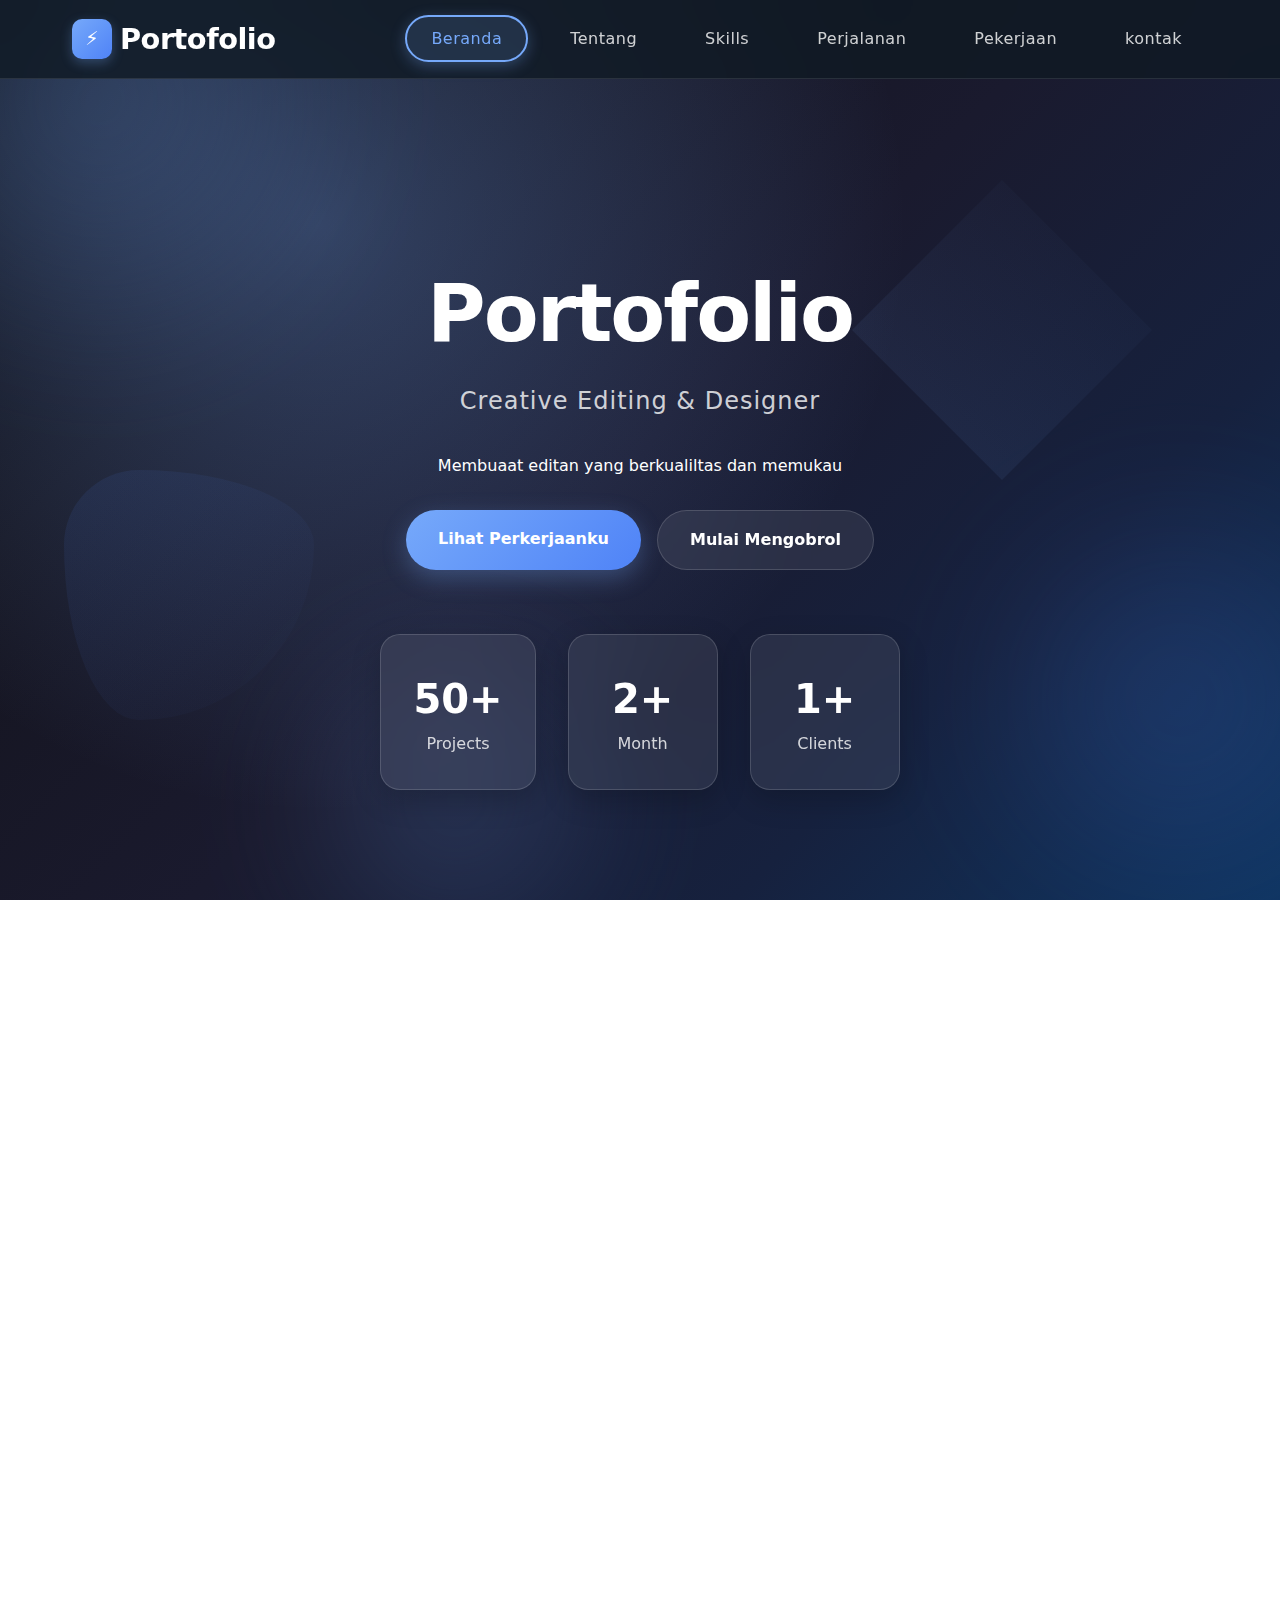
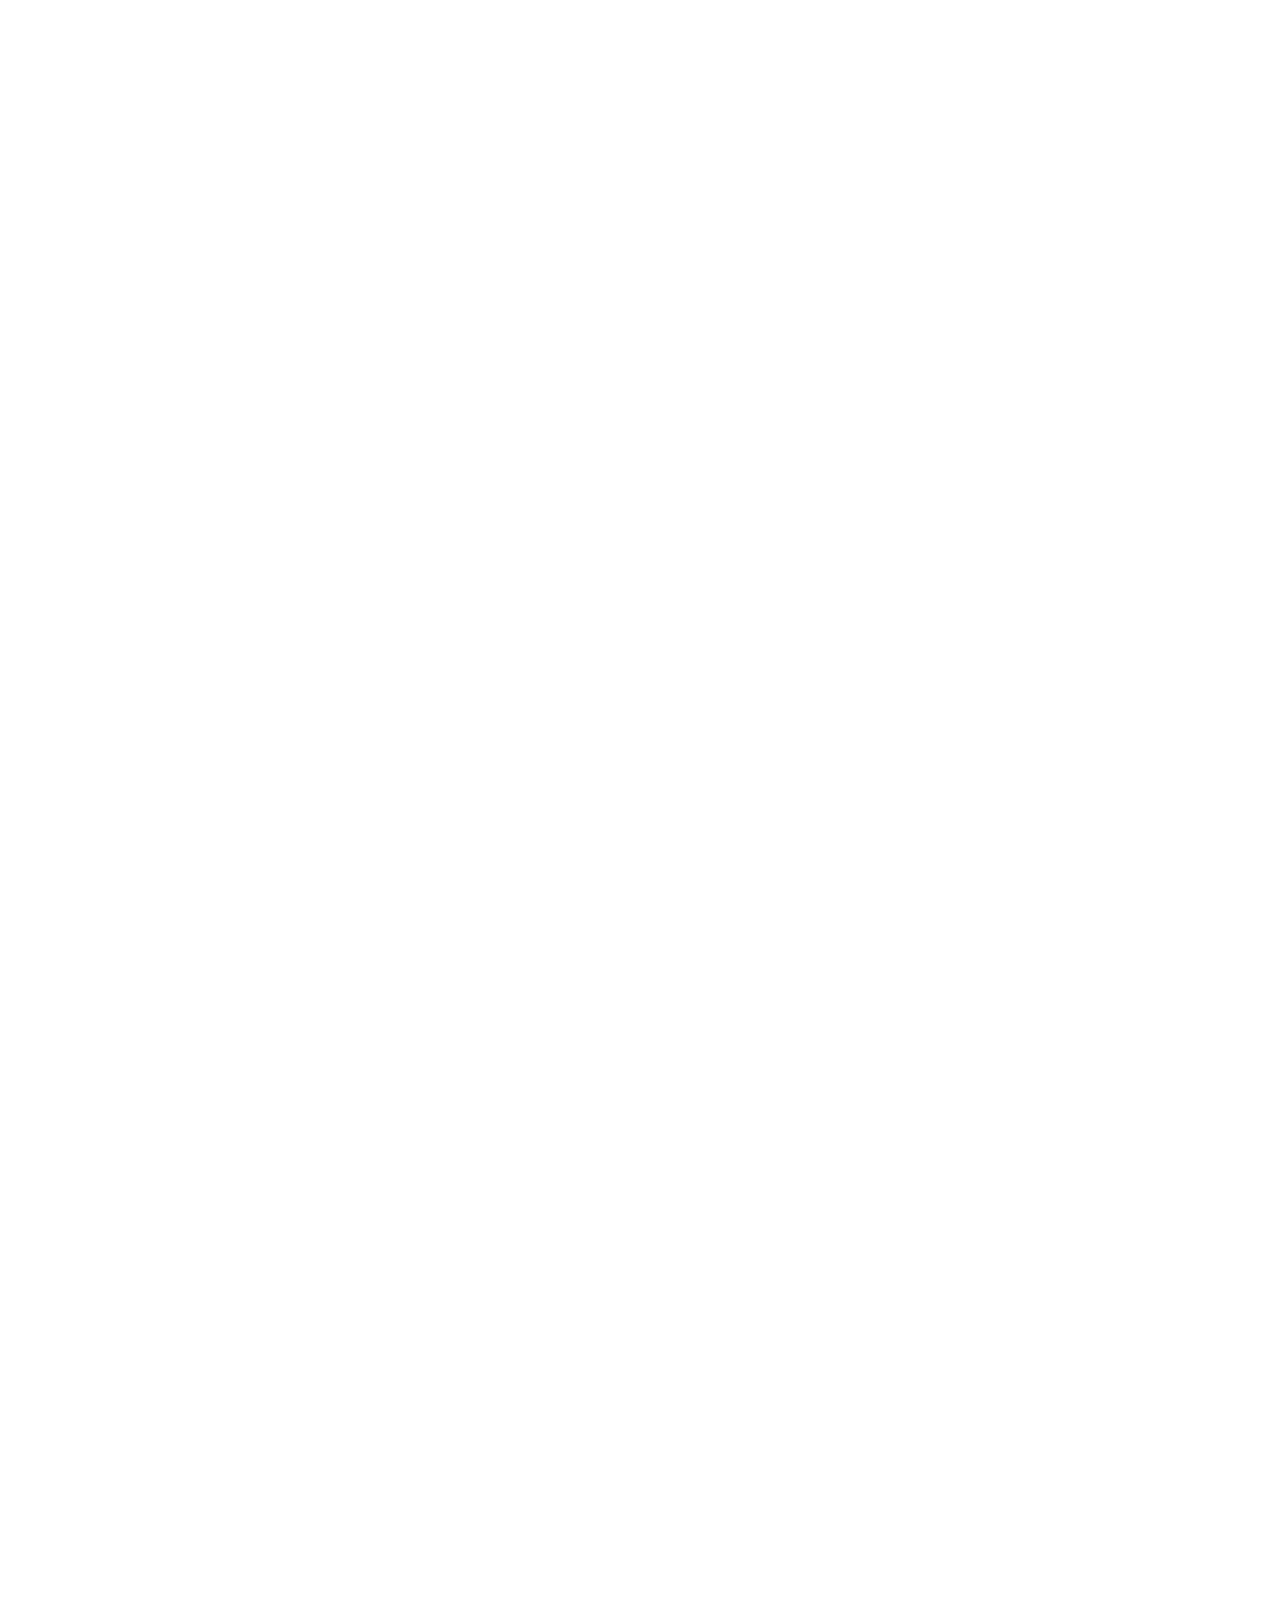
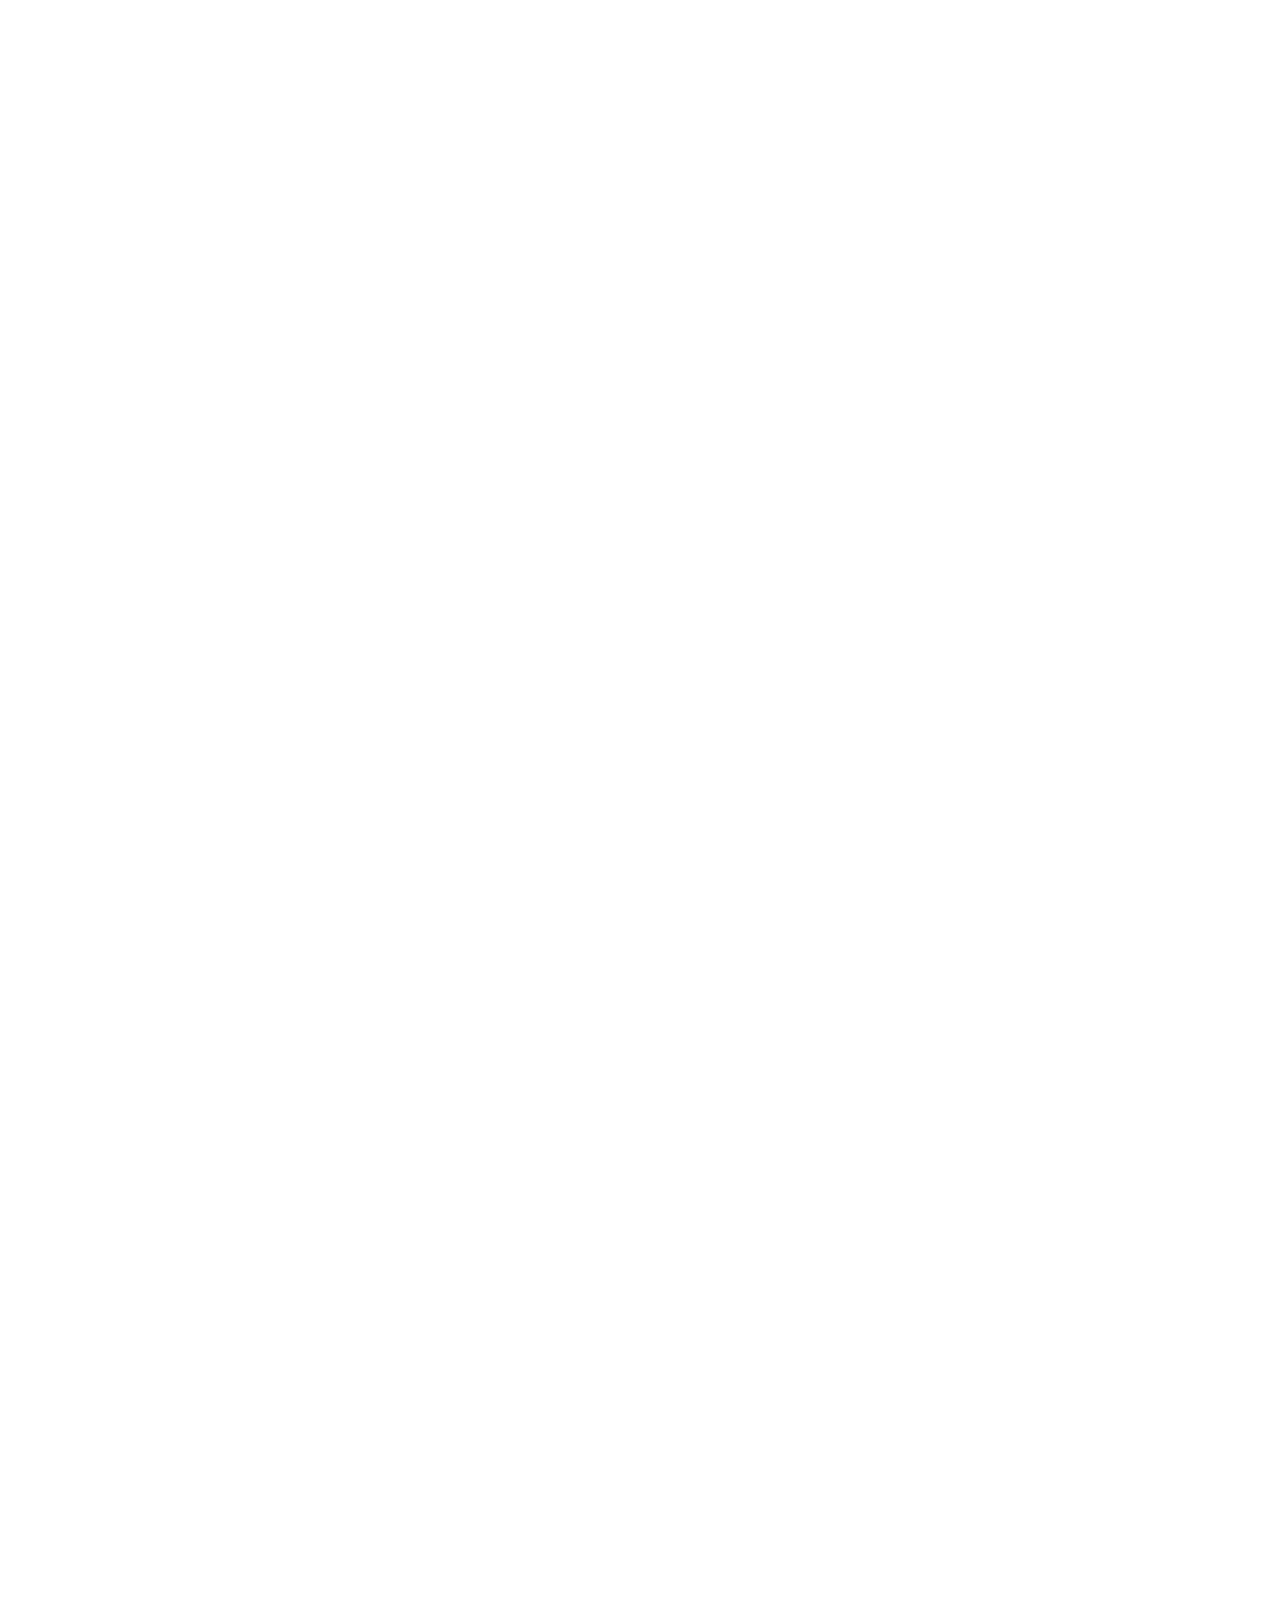
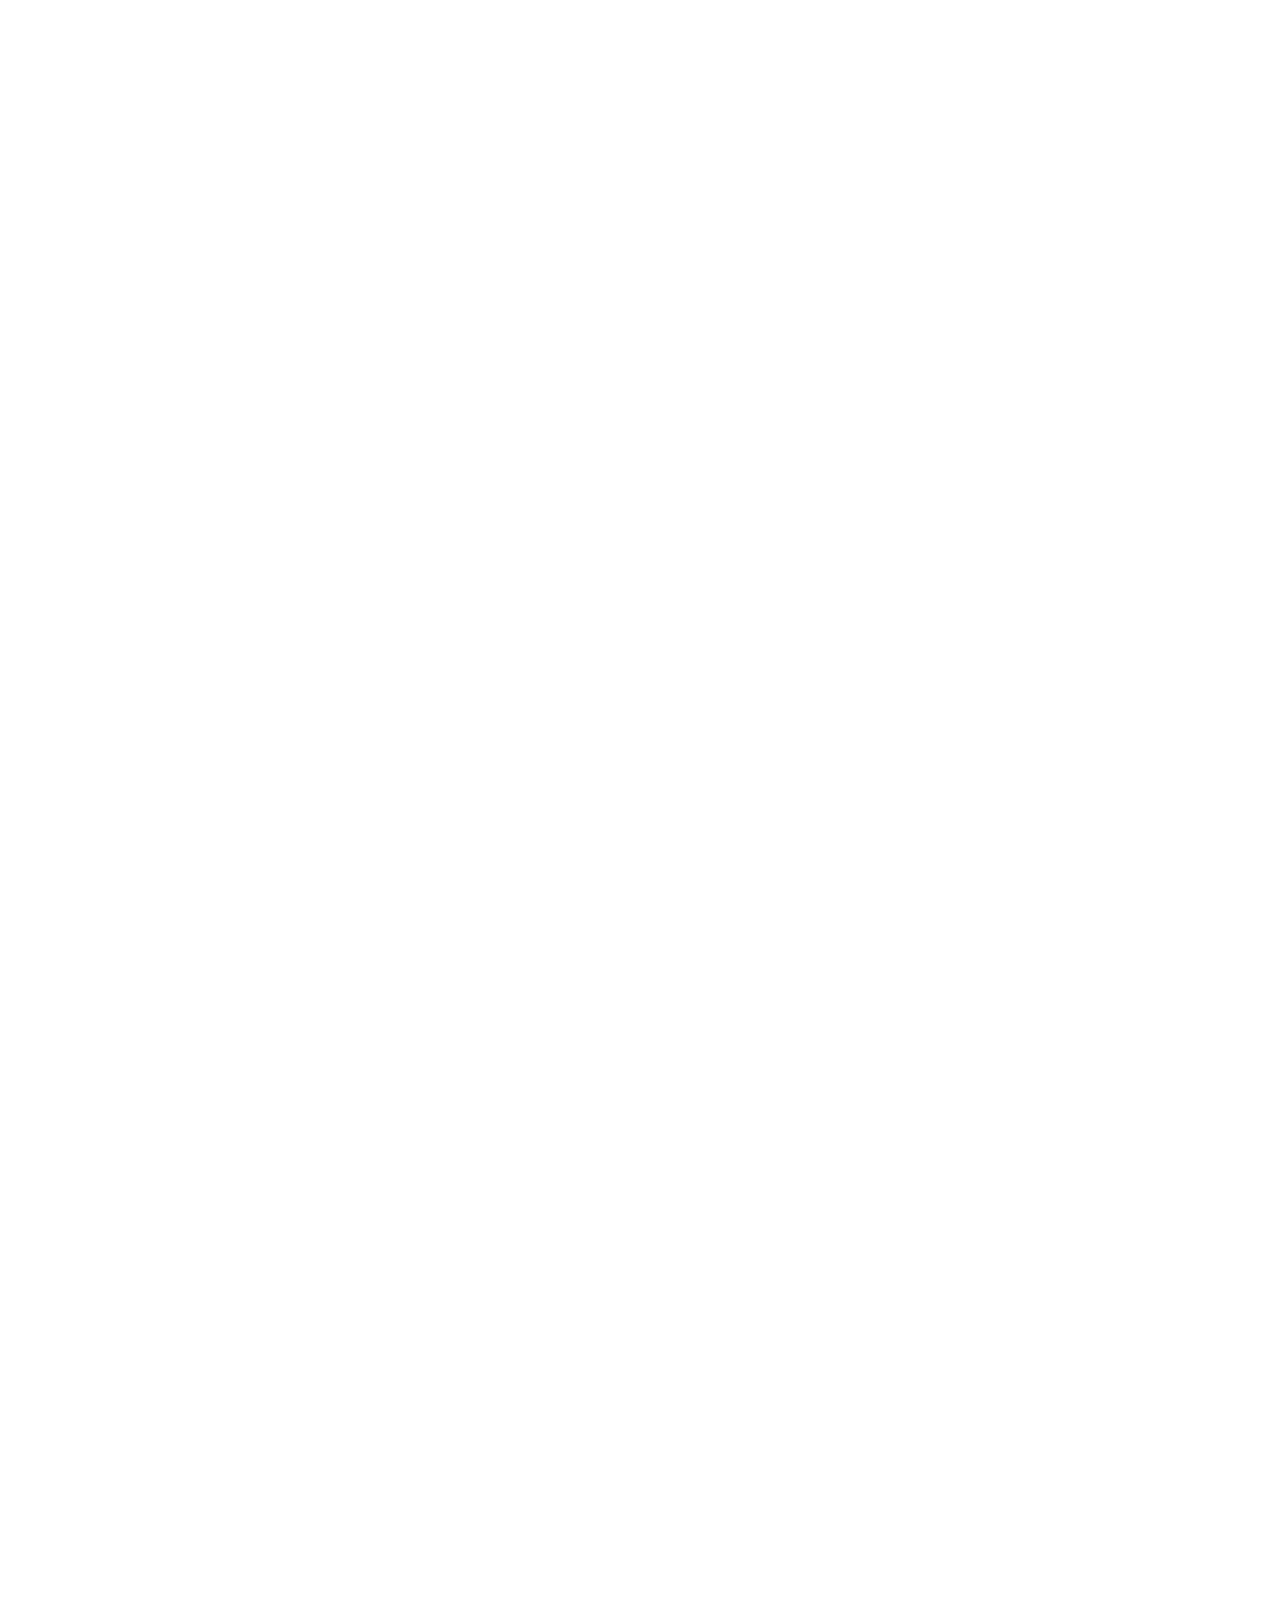
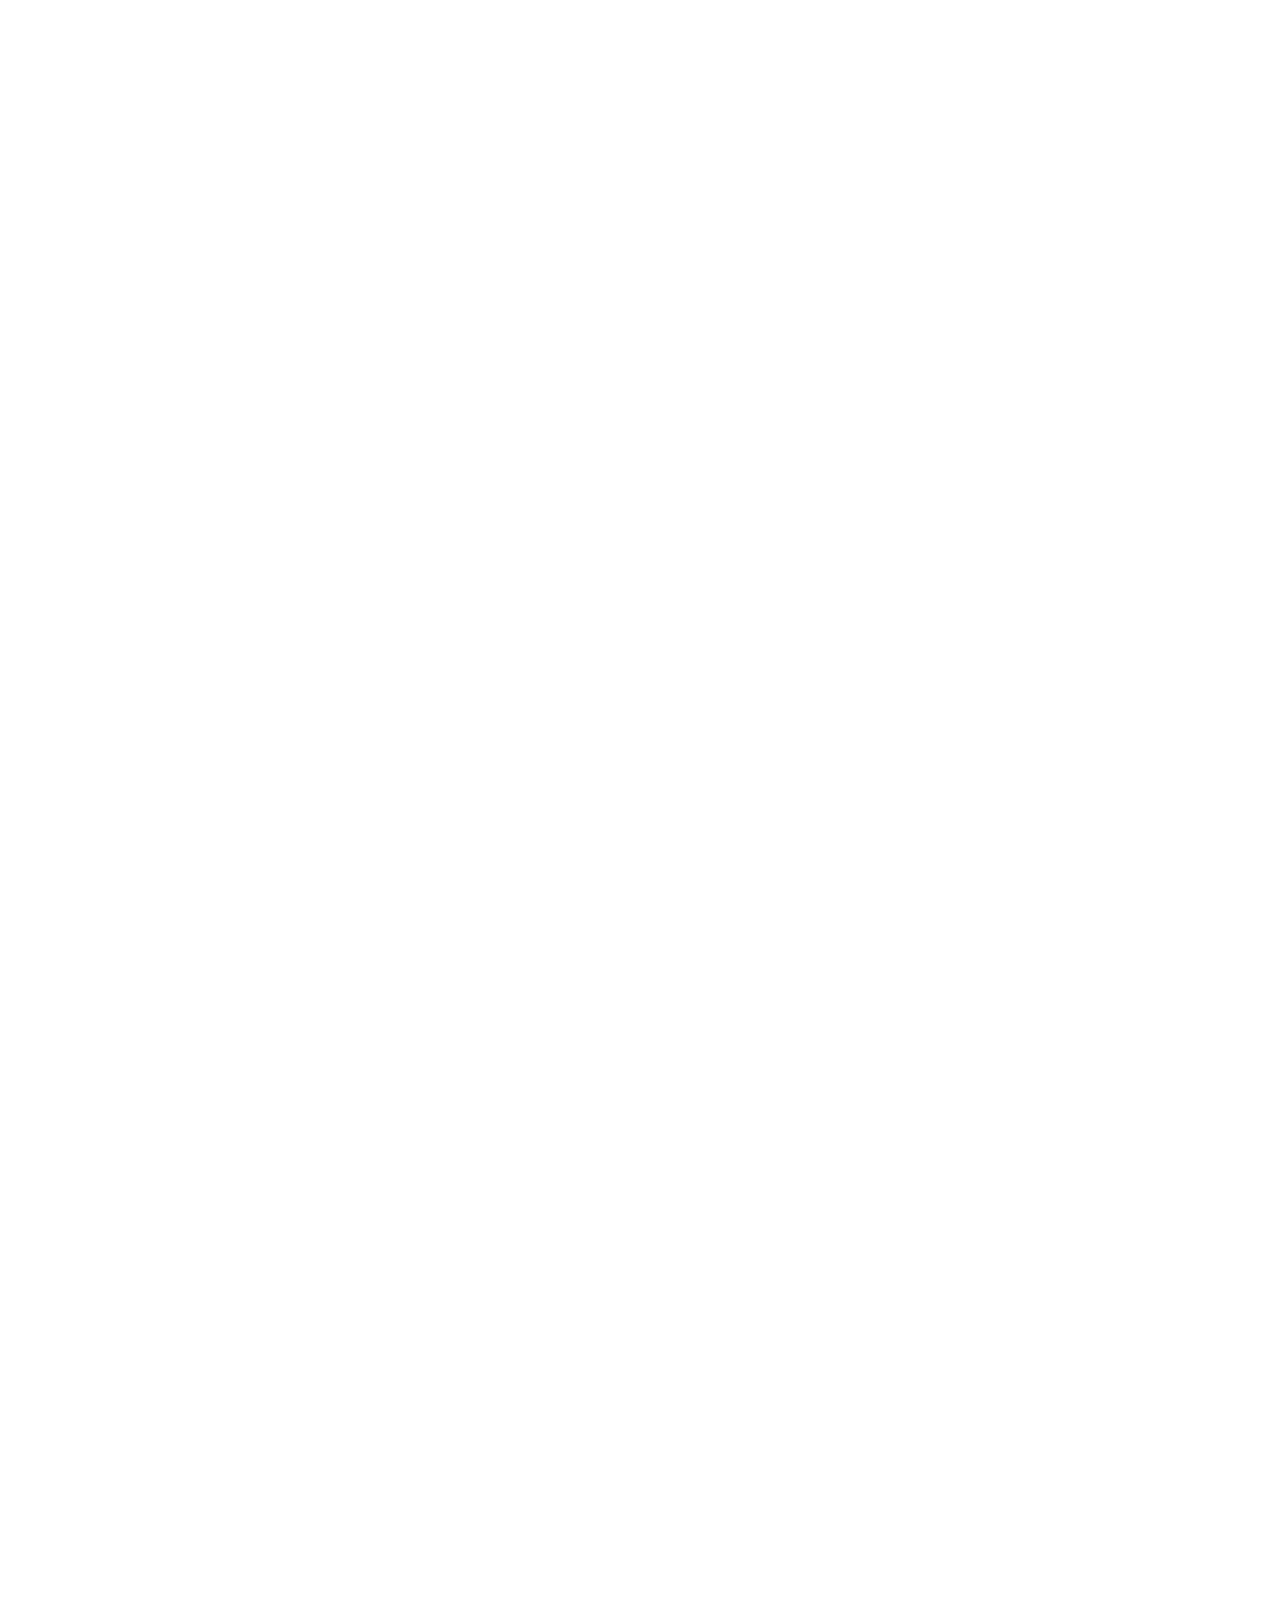
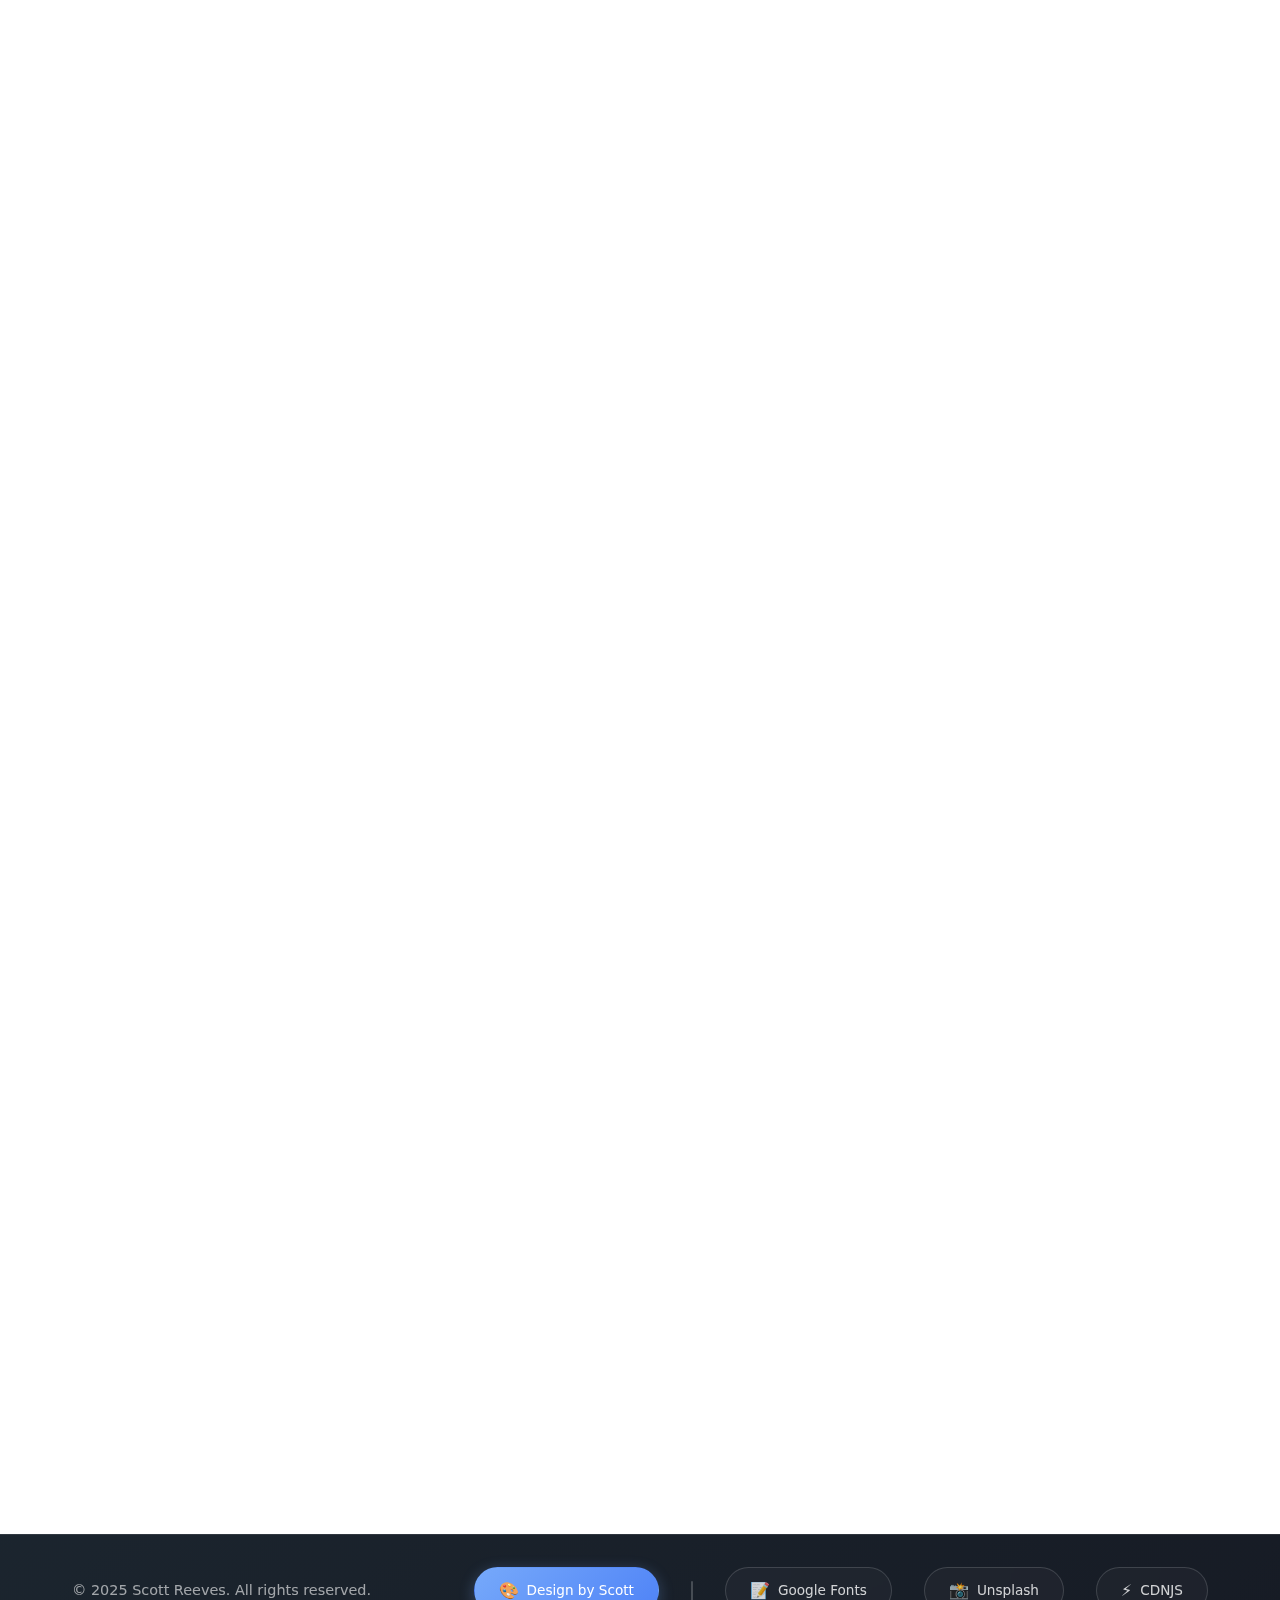
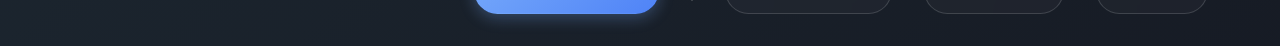
<file: index.html>
<!DOCTYPE html>
<html lang="en">
<head>
    <meta charset="UTF-8">
    <meta name="viewport" content="width=device-width, initial-scale=1.0">
    <title>Portofolio - Creative Editing</title>
    <link rel="stylesheet" href="tooplate-titan-style.css">
<!--

Tooplate 2147 Titan Folio

https://www.tooplate.com/view/2147-titan-folio

Free HTML CSS Template

-->
</head>
<body>
    <nav id="navbar">
        <div class="nav-container">
            <a href="#home" class="logo">
                <div class="logo-icon">⚡</div>
                <div class="logo-text">Portofolio</div>
            </a>
            <ul class="nav-links">
                <li><a href="#home">Beranda</a></li>
                <li><a href="#about">Tentang</a></li>
                <li><a href="#skills">Skills</a></li>
                <li><a href="#timeline">Perjalanan</a></li>
                <li><a href="#portfolio">Pekerjaan</a></li>
                <li><a href="#contact">kontak</a></li>
            </ul>
            <div class="mobile-menu-btn" id="mobileMenuBtn">
                <span></span>
                <span></span>
                <span></span>
            </div>
        </div>
        <div class="mobile-nav" id="mobileNav">
            <ul>
                <li><a href="#home">Beranda</a></li>
                <li><a href="#about">Tentang</a></li>
                <li><a href="#skills">Skills</a></li>
                <li><a href="#timeline">Perjaalanan</a></li>
                <li><a href="#portfolio">Pekerjaan</a></li>
                <li><a href="#contact">Kontak</a></li>
            </ul>
        </div>
    </nav>

    <section id="home" class="hero">
        <div class="hero-bg-animation">
            <div class="floating-shape shape-1"></div>
            <div class="floating-shape shape-2"></div>
            <div class="floating-shape shape-3"></div>
            <div class="geo-shape geo-1"></div>
            <div class="geo-shape geo-2"></div>
            <div class="particles">
                <span class="particle"></span>
                <span class="particle"></span>
                <span class="particle"></span>
                <span class="particle"></span>
                <span class="particle"></span>
                <span class="particle"></span>
                <span class="particle"></span>
                <span class="particle"></span>
                <span class="particle"></span>
                <span class="particle"></span>
            </div>
        </div>
        <div class="hero-content">
            <h1>Portofolio</h1>
            <p class="subtitle">Creative Editing & Designer</p>
            <p>Membuaat editan yang berkualiltas dan memukau</p>
            <div class="cta-buttons">
                <a href="#portfolio" class="cta-primary">Lihat Perkerjaanku</a>
                <a href="#contact" class="cta-secondary">Mulai Mengobrol</a>
            </div>
            
            <div class="stats-section">
                <div class="stat-card">
                    <span class="stat-number">50+</span>
                    <span class="stat-label">Projects</span>
                </div>
                <div class="stat-card">
                    <span class="stat-number">2+</span>
                    <span class="stat-label">Month</span>
                </div>
                <div class="stat-card">
                    <span class="stat-number">1+</span>
                    <span class="stat-label">Clients</span>
                </div>
            </div>
        </div>
    </section>

    <section id="about" class="fade-in">
        <div class="container">
            <div class="section-header">
                <h2 class="section-title">Tentang Saya</h2>
                <p class="section-subtitle">Mengubah kata-kata menjadi karya, satu kalimat pada satu waktus</p>
            </div>

            <div class="about-content">
                <div class="about-intro">
                    <div class="about-image"></div>
                    <div class="about-text">
                        <h3>Perjalanan Saya</h3>
                        <p>Saya bersemagat di bidang editing. Saya sudah lumayan menguasai ilmu-ilmu edtiting dari mulai video, gambar dan lain-lain. Selama dua bulan ini saya sudah lumayan menghasilkan uang dengan membuka usaha jasa edit. Dan hasilnya membuat saya berfikir "kenapa aku tidak memulai usaha ini dari dulu"</p>
                        <p>Saya berjanji akan terus improve setiap project dan akan terus belajar hingga sukses kelak dengan ilmu ini, semoga kedepannya saya bisa menghasilkan lebih banyak lagi</p>
                    </div>
                </div>
                
                <div class="about-cards">
                    <div class="about-card">
                        <h4>🎯 Misi</h4>
                        <p>Saya berdedikasi untuk menyediakan layanan editing yang teliti dan profesional, membantu penulis dan perusahaan meningkatkan kualitas konten mereka, serta mempromosikan literasi di masyarakat melalui karya-karya yang berkualitas.
                    </div>
                    
                    <div class="about-card">
                        <h4>💡 Visi</h4>
                        <p>Menjadi editor yang profesional dan terpercaya dalam membantu penulis dan perusahaan menghasilkan konten yang berkukualitas, akurat, dan menarik, serta memberikan kontribusi positif pada dunia literasi.</p>
                    </div>
                </div>
            </div>
        </div>
    </section>

    <section id="skills" class="fade-in">
        <div class="container">
            <div class="section-header">
                <h2 class="section-title">Skill & keahlian</h2>
                <p class="section-subtitle">Etiding video, tpografi, Jedag jedug, dan motion graphic</p>
            </div>

            <div class="skills-container">
                <div class="skills-wrapper">
                    <div class="skills-visual">
                        <div class="skills-circle">
                            <div class="skill-node">
                                <div class="skill-icon">✒️</div>
                                <div class="skill-name">Gambar/Vektor</div>
                            </div>
                            <div class="skill-node">
                                <div class="skill-icon">❇️</div>
                                <div class="skill-name">Motion Gaphic</div>
                            </div>
                            <div class="skill-node">
                                <div class="skill-icon">📱</div>
                                <div class="skill-name">Editing Mobile</div>
                            </div>
                            <div class="skill-node">
                                <div class="skill-icon">🎞️</div>
                                <div class="skill-name">Video dan Foto</div>
                            </div>
                            <div class="skill-node">
                                <div class="skill-icon">📈</div>
                                <div class="skill-name">Bisnis</div>
                            </div>
                            <div class="skill-node">
                                <div class="skill-icon">💡</div>
                                <div class="skill-name">Inovasi</div>
                            </div>
                            <div class="skills-center">⚡</div>
                        </div>
                    </div>
                    
                    <div class="skills-list">
                        <div class="skill-item">
                            <h4>Typografi</h4>
                            <p>Menampilkan video menggunakan teks dan font untuk menyampaikan emosi atau suasana dalam sebuah video.</p>
                            <div class="skill-progress">
                                <div class="skill-progress-bar" style="width: 60%"></div>
                            </div>
                        </div>
                        
                        <div class="skill-item">
                            <h4>motion Graphic</h4>
                            <p>Desain grafis dengan animasi visual dalam bentuk grafis bergerak.</p>
                            <div class="skill-progress">
                                <div class="skill-progress-bar" style="width: 40%"></div>
                            </div>
                        </div>
                        
                        <div class="skill-item">
                            <h4>Gambar Dan Vektor</h4>
                            <p>Membuat bentuk abstrak dengan hasil yang bagus</p>
                            <div class="skill-progress">
                                <div class="skill-progress-bar" style="width: 40%"></div>
                            </div>
                        </div>
                        
                        <div class="skill-item">
                            <h4>Jedag jedug</h4>
                            <p>perubahan cepat klip video dengan efek transisi yanng menarik</p>
                            <div class="skill-progress">
                                <div class="skill-progress-bar" style="width: 90%"></div>
                            </div>
                        </div>
                    </div>
                </div>
            </div>
        </div>
    </section>

    <section id="timeline" class="fade-in">
        <div class="container">
            <div class="section-header">
                <h2 class="section-title">perjalananku</h2>
                <p class="section-subtitle">Yang berawal dari coba coba template buatan orang lain dan sekarang saya sudah mulai menguasai ilmu editing</p>
            </div>

            <div class="timeline-controls">
                <button class="timeline-filter active" data-filter="all">All</button>
                <button class="timeline-filter" data-filter="education">Education</button>
                <button class="timeline-filter" data-filter="work">Education</button>
                <button class="timeline-filter" data-filter="project">Education</button>
            </div>

            <div class="timeline-container">
                <div class="timeline-line"></div>
                <div class="timeline-progress"></div>

                <div class="timeline-item" data-category="education">
                    <div class="timeline-node">🎓</div>
                    <div class="timeline-content">
                        <div class="timeline-year">2014 - 2015</div>
                        <h3 class="timeline-title">Edukasi Anak</h3>
                        <div class="timeline-company">RA Daarut Taufik</div>
                        <p class="timeline-description">
                            Saya diajarkan ilmu ilmu dasar dan ilmu agama 
                        </p>
                        <div class="timeline-skills">
                            <span class="timeline-skill">Al Qur'an</span>
                            <span class="timeline-skill">Hadist</span>
                            <span class="timeline-skill">Do'a-do'a</span>
                            <span class="timeline-skill">Pengetauan umum</span>
                        </div>
                        <div class="timeline-achievements">
                            <div class="timeline-achievement">2 semester</div>
                            <div class="timeline-achievement">Saya Mendapatkan Ranking 5</div>
                            <div class="timeline-achievement">Membangun keterampilan komunikasi yang bagus</div>
                        </div>
                    </div>
                </div>

                <div class="timeline-item" data-category="work">
                    <div class="timeline-node">💼</div>
                    <div class="timeline-content">
                        <div class="timeline-year">2015 - 2021</div>
                        <h3 class="timeline-title">Sekolah Dasar</h3>
                        <div class="timeline-company">SDN 1 Ganeas</div>
                        <p class="timeline-description">
                            Belajar ilmu ilmu pengetahuan umum yanng membuatt saya makin mengusai sebagian ilmu itu</p>
                        <div class="timeline-skills">
                            <span class="timeline-skill">Matematika</span>
                            <span class="timeline-skill">Bahasa Indonesia</span>
                            <span class="timeline-skill">Agama</span>
                            <span class="timeline-skill">Sosial</span>
                        </div>
                        <div class="timeline-achievements">
                            <div class="timeline-achievement">Belajar Selama 12 Semester</div>
                            <div class="timeline-achievement">Menguasai beberapa ilmu pengatahuan umum</div>
                            <div class="timeline-achievement">Mengembangkan beberapa kemampuan yang saya sudah punya sejak kecil</div>
                        </div>
                    </div>
                </div>

                <div class="timeline-item" data-category="project">
                    <div class="timeline-node">🚀</div>
                    <div class="timeline-content">
                        <div class="timeline-year">2021-2024</div>
                        <h3 class="timeline-title">Sekolah Menengah Pertama</h3>
                        <div class="timeline-company">MTs Alfalaahiyyah</div>
                        <p class="timeline-description">
                            menekankan pada ilmu agama yang kuat sehingga membuat kita jadi makin dekat dengan Allah SWT
                        </p>
                        <div class="timeline-skills">
                            <span class="timeline-skill">Al Qur'an</span>
                            <span class="timeline-skill">Hadist</span>
                            <span class="timeline-skill">Ilmu Nahwu</span>
                            <span class="timeline-skill">Ilmu Shorof</span>
                        </div>
                        <div class="timeline-achievements">
                            <div class="timeline-achievement">Belajar Selama 6 Semester</div>
                            <div class="timeline-achievement">Mendapatkan Ranking 9 dan 10</div>
                            <div class="timeline-achievement">Menambah Pengatahuan lebih dalam tentang ilmu agama</div>
                        </div>
                    </div>
                </div>

                <div class="timeline-item" data-category="work">
                    <div class="timeline-node">⭐</div>
                    <div class="timeline-content">
                        <div class="timeline-year">2024 - Sekarang</div>
                        <h3 class="timeline-title">Sekolah Menengah Kejuruan</h3>
                        <div class="timeline-company">Smk Informatika Sumedang</div>
                        <p class="timeline-description">
                            Saya Mengambil Jurusan RPL dan aya mulai menguasai ilmu ini juga
                        </p>
                        <div class="timeline-skills">
                            <span class="timeline-skill">Basis Data</span>
                            <span class="timeline-skill">Pemrograman Web</span>
                            <span class="timeline-skill">Kewirausahaan</span>
                            <span class="timeline-skill">Desain</span>
                        </div>
                        <div class="timeline-achievements">
                            <div class="timeline-achievement">Sekarrang baru menginjak semester 3</div>
                            <div class="timeline-achievement">Sedikit menguasai ilmu pengetahuan umum</div>
                            <div class="timeline-achievement">Mulai menguasai ilmu usaha</div>
                        </div>
                    </div>
                </div>

                <div class="timeline-item" data-category="education">
                    <div class="timeline-node">🏆</div>
                    <div class="timeline-content">
                        <div class="timeline-year">2024-2025</div>
                        <h3 class="timeline-title">Mulai Belalajar Editing</h3>
                        <div class="timeline-company">Alight Motion</div>
                        <p class="timeline-description">
                            mempelajari basic editing
                        </p>
                        <div class="timeline-skills">
                            <span class="timeline-skill">Import Preset</span>
                            <span class="timeline-skill">Hasil High Quality</span>
                            <span class="timeline-skill">Coloring</span>
                            <span class="timeline-skill">Dll</span>
                        </div>
                        <div class="timeline-achievements">
                            <div class="timeline-achievement">Mempelajari lebih dalam lagi ilmu editing</div>
                            <div class="timeline-achievement">Mencoba buat karya sendiri</div>
                            <div class="timeline-achievement">Mencoba membuka usaha jasa editing</div>
                        </div>
                    </div>
                </div>

                <div class="timeline-item" data-category="work">
                    <div class="timeline-node">🎯</div>
                    <div class="timeline-content">
                        <div class="timeline-year">2025 - sekarang</div>
                        <h3 class="timeline-title">Freelance Jasa Editing</h3>
                        <div class="timeline-company">Alight Motion</div>
                        <p class="timeline-description">
                            Mulai bisa membuat editan hasil sendiri seperti Jedag-jedug, Typografi, Dan Motion graphic, serta mulai laris usaha jasa editingnya
                        </p>
                        <div class="timeline-skills">
                            <span class="timeline-skill">Mengusai semua editing</span>
                            <span class="timeline-skill">Jedag-jedug</span>
                            <span class="timeline-skill">Typografi</span>
                            <span class="timeline-skill">Motion Graphic</span>
                        </div>
                        <div class="timeline-achievements">
                            <div class="timeline-achievement">Mulai semangat di bidang editing</div>
                            <div class="timeline-achievement">100% proyek  saya disukai banyak orang</div>
                            <div class="timeline-achievement">Selalu improve setiap proyek saya</div>
                        </div>
                    </div>
                </div>
            </div>
        </div>
    </section>

    <section id="portfolio" class="fade-in">
        <div class="container">
            <div class="section-header">
                <h2 class="section-title">karya unggulan dan aplikasi bantuan</h2>
                <p class="section-subtitle">Sebuah karya, dukungan, dll</p>
            </div>

            <div class="portfolio-grid">
                <div class="portfolio-card">
                    <div class="portfolio-image ecommerce"></div>
                    <div class="portfolio-content">
                        <h3 class="portfolio-title">Aplikasi Editing</h3>
                        <p class="portfolio-description">Sebuahj aplikasi yang membantu saya edit</p>
                        <div class="portfolio-tags">
                            <span class="tag">Edge</span>
                            <span class="tag">Alight motion</span>
                            <span class="tag">Node Video</span>
                            <span class="tag">Wink</span>
                        </div>
                    </div>
                </div>
                
                <div class="portfolio-card">
                    <div class="portfolio-image analytics"></div>
                    <div class="portfolio-content">
                        <h3 class="portfolio-title">Hasil yang saya tampilkan</h3>
                        <p class="portfolio-description">Saya menampilkan hasil karya saya di tiktok</p>
                        <div class="portfolio-tags">
                            <span class="tag">Tiktok</span>
                        </div>
                    </div>
                </div>
                
                <div class="portfolio-card">
                    <div class="portfolio-image music"></div>
                    <div class="portfolio-content">
                        <h3 class="portfolio-title">Aplikasi usaha saya</h3>
                        <p class="portfolio-description">Saya Membuka usaha di tiktok dan whatsapp, dan pengelolaan hasil di dana dan shopeepay</p>
                        <div class="portfolio-tags">
                            <span class="tag">Tiktok</span>
                            <span class="tag">Whastapp</span>
                            <span class="tag">Dana</span>
                            <span class="tag">Shopeepay</span>
                        </div>
                    </div>
                </div>
            </div>
        </div>
    </section>

    <section id="contact" class="fade-in">
        <div class="container">
            <div class="section-header">
                <h2 class="section-title">Mari order ke toko kami</h2>
                <p class="section-subtitle">Siap mewujudkan ide Ada? Mari kita mulai percakapannya</p>
            </div>

            <div class="contact-content">
                <div class="contact-info">
                    <h3>Hubungi Kami</h3>
                    <p>Saya selalu bersemangat untuk mengerjakan proyek baru dan bekerja sama dengan orang-orang hebat. Apakah Anda memiliki proyek tertentu yang ingin dikerjakan atau hanya ingin menjelajahi kemungkinan, saya senang mendengar dari Anda.</p>
                    
                    <div class="contact-details">
                        <h4>💼 Tersedia Untuk</h4>
                        <ul>
                            <li>tutorial editing sederhana</li>
                            <li>Jedag-jedug</li>
                            <li>Typografi</li>
                            <li>Motion Graphic</li>
                        </ul>
                    </div>

                     <div class="contact-details">
                        <h4>📍 Lokasi:</h4>
                        <p>Sumedang Jawa Barat</p>
                    </div>
                </div>

                <div class="contact-form-container">
                    <form class="contact-form">
                        <div class="form-group">
                            <input type="text" class="form-input" placeholder="Nama" required>
                        </div>
                        <div class="form-group">
                            <input type="email" class="form-input" placeholder="Email" required>
                        </div>
                        <div class="form-group">
                            <input type="text" class="form-input" placeholder="Tipe Proyek" required>
                        </div>
                        <div class="form-group">
                            <textarea class="form-textarea" rows="5" placeholder="Hubungi aku untuk pertanyaan selanjutnya" required></textarea>
                        </div>
                        <button type="submit" class="submit-btn">Send Message</button>
                    </form>
                </div>
            </div>
        </div>
    </section>

    <footer>
        <div class="footer-bottom">
            <p class="footer-copyright">
                © 2025 Scott Reeves. All rights reserved.
            </p>
            <div class="footer-credits">
                <a href="" target="_blank" rel="noopener noreferrer" class="footer-credit-link tooplate">
                    <span class="footer-credit-icon">🎨</span>
                    <span>Design by Scott</span>
                </a>
                <div class="footer-divider"></div>
                <a href="https://fonts.google.com" target="_blank" rel="noopener noreferrer" class="footer-credit-link">
                    <span class="footer-credit-icon">📝</span>
                    <span>Google Fonts</span>
                </a>
                <a href="https://unsplash.com" target="_blank" rel="noopener noreferrer" class="footer-credit-link">
                    <span class="footer-credit-icon">📸</span>
                    <span>Unsplash</span>
                </a>
                <a href="https://cdnjs.com" target="_blank" rel="noopener noreferrer" class="footer-credit-link">
                    <span class="footer-credit-icon">⚡</span>
                    <span>CDNJS</span>
                </a>
            </div>
        </div>
    </footer>

    <script src="tooplate-titan-script.js"></script>
</body>
</html>
</file>
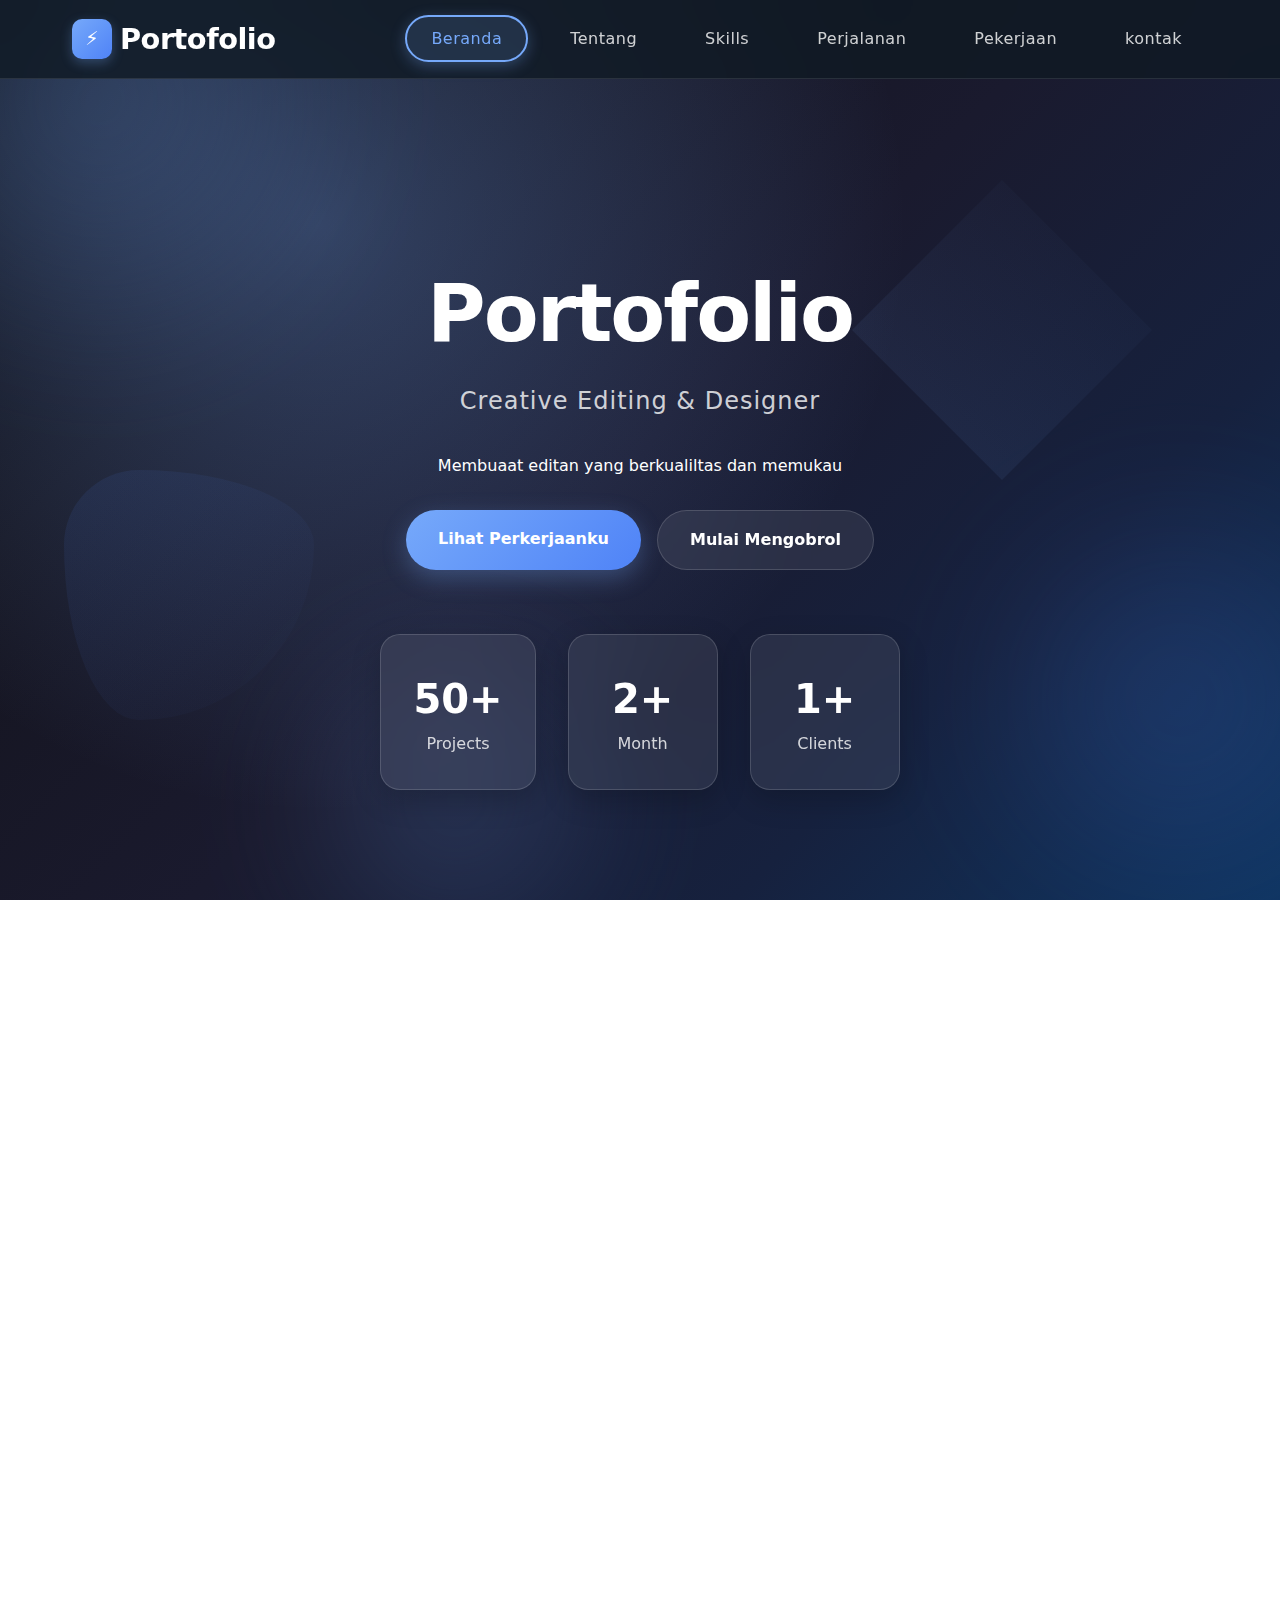
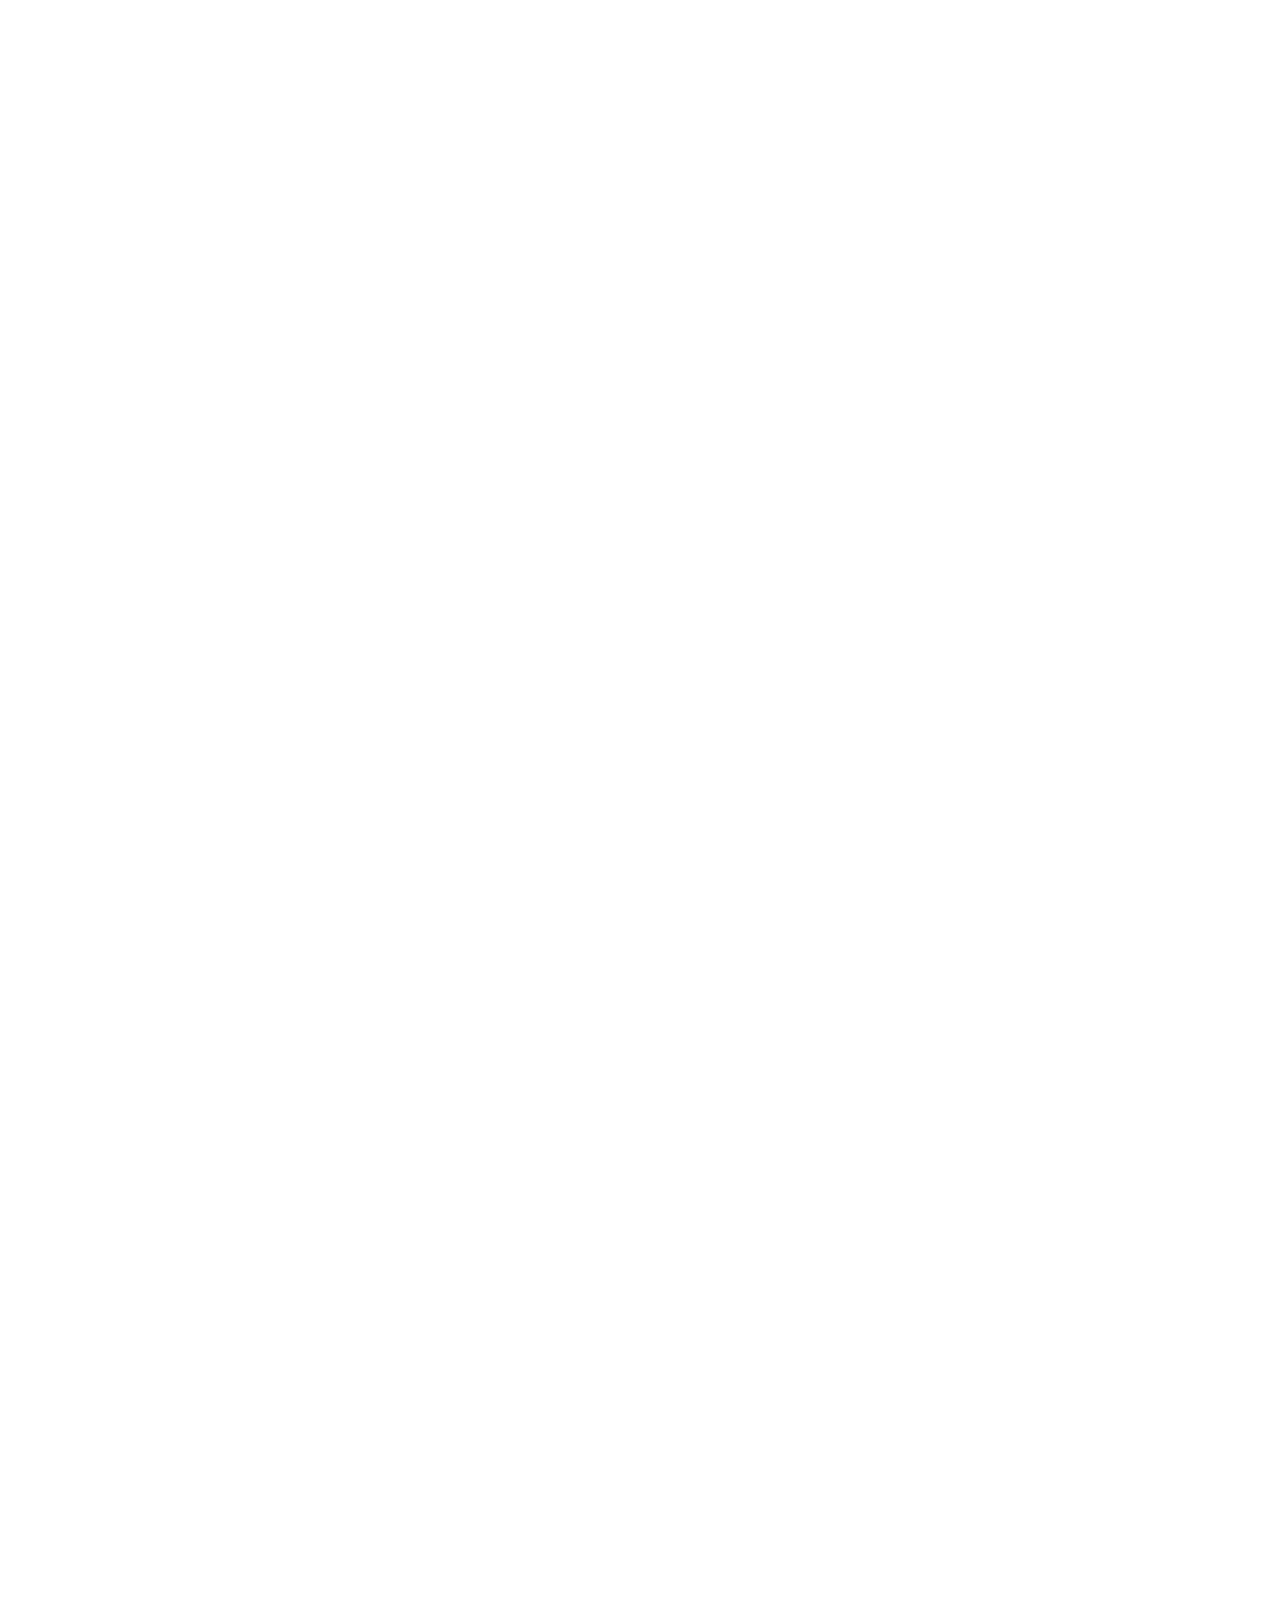
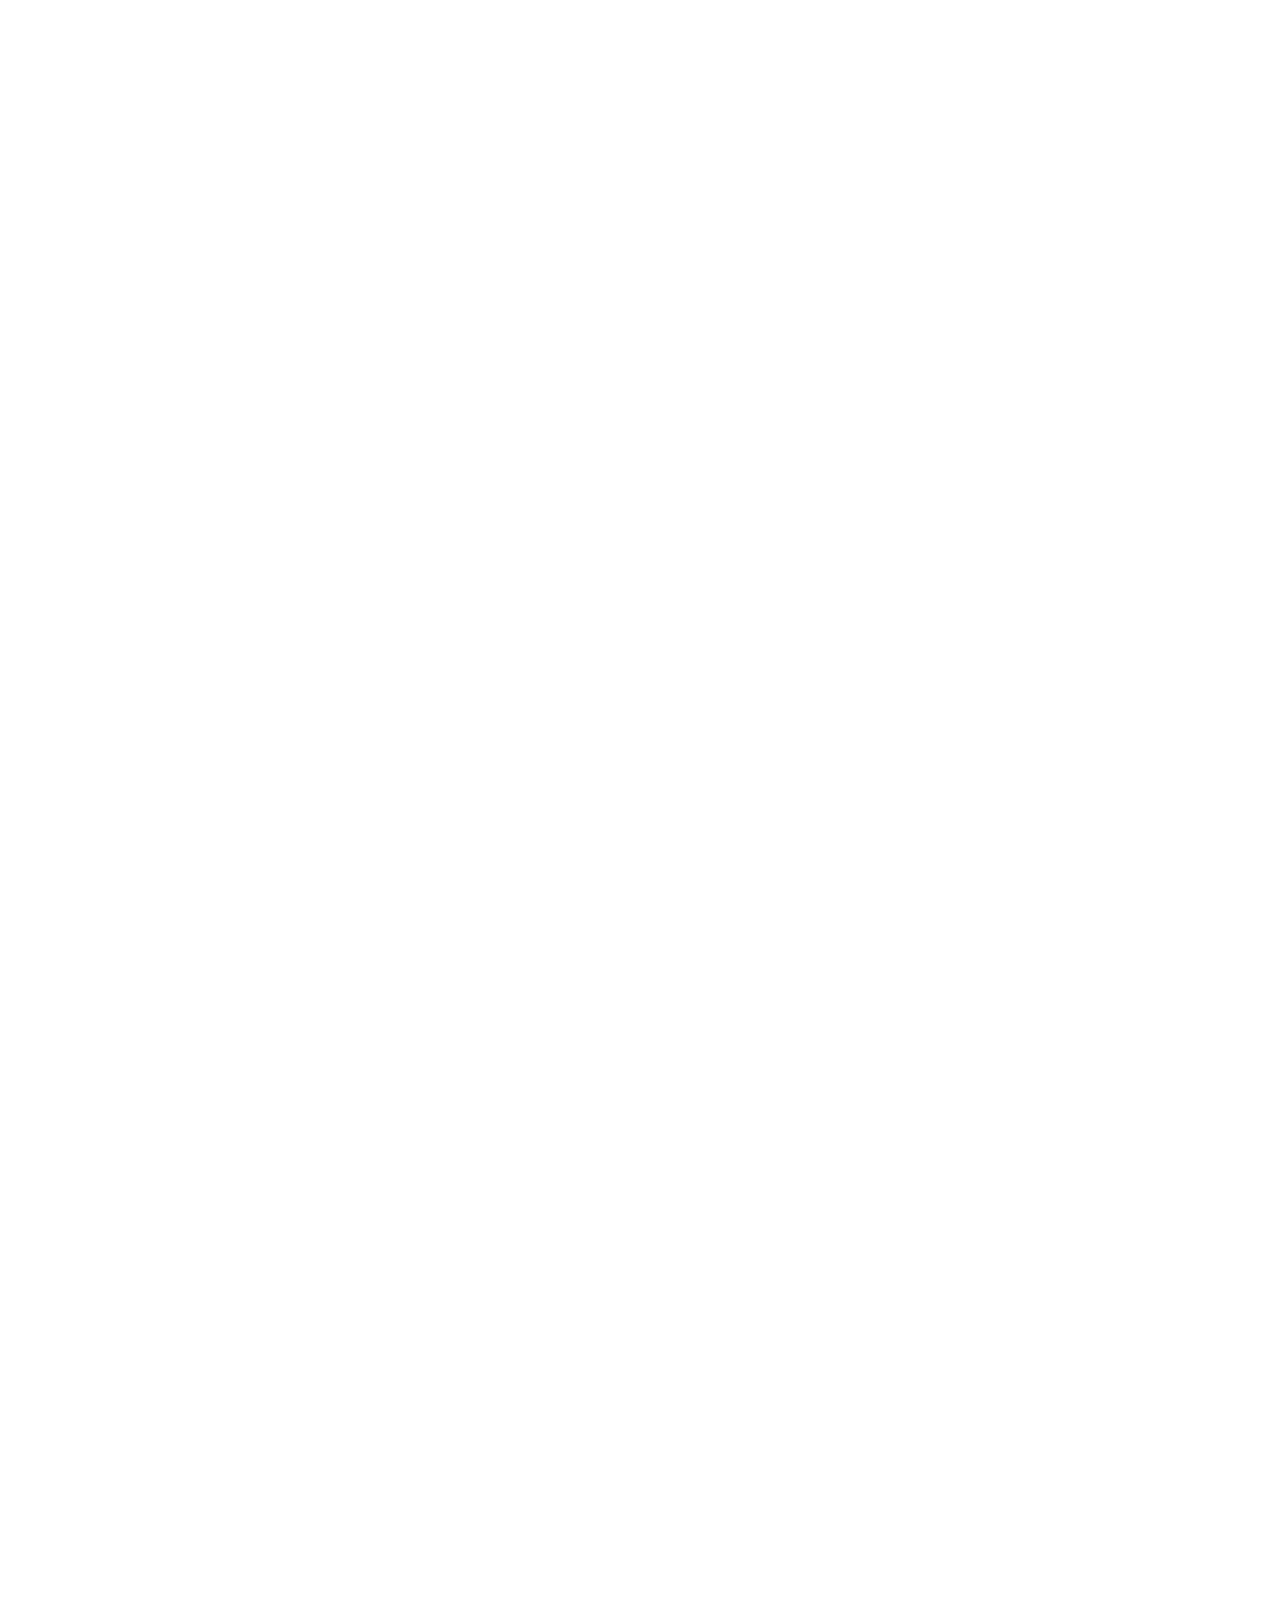
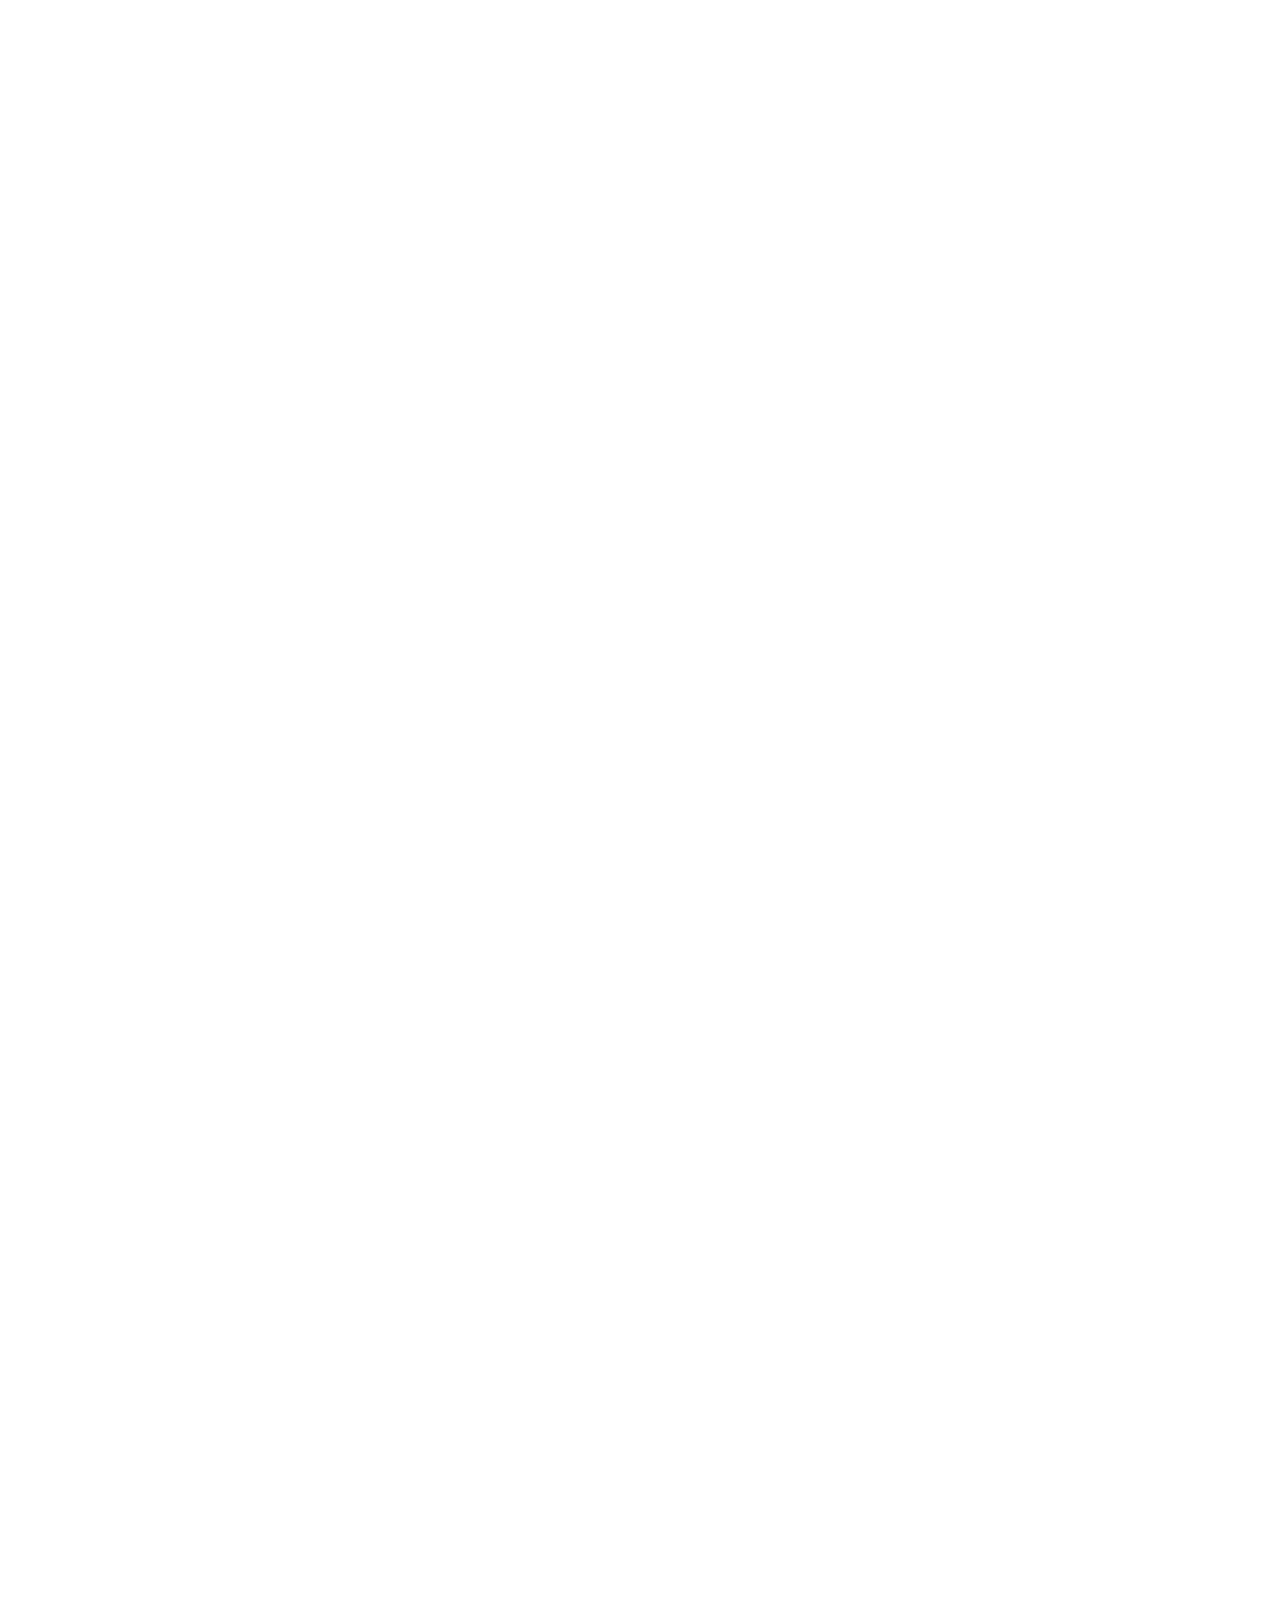
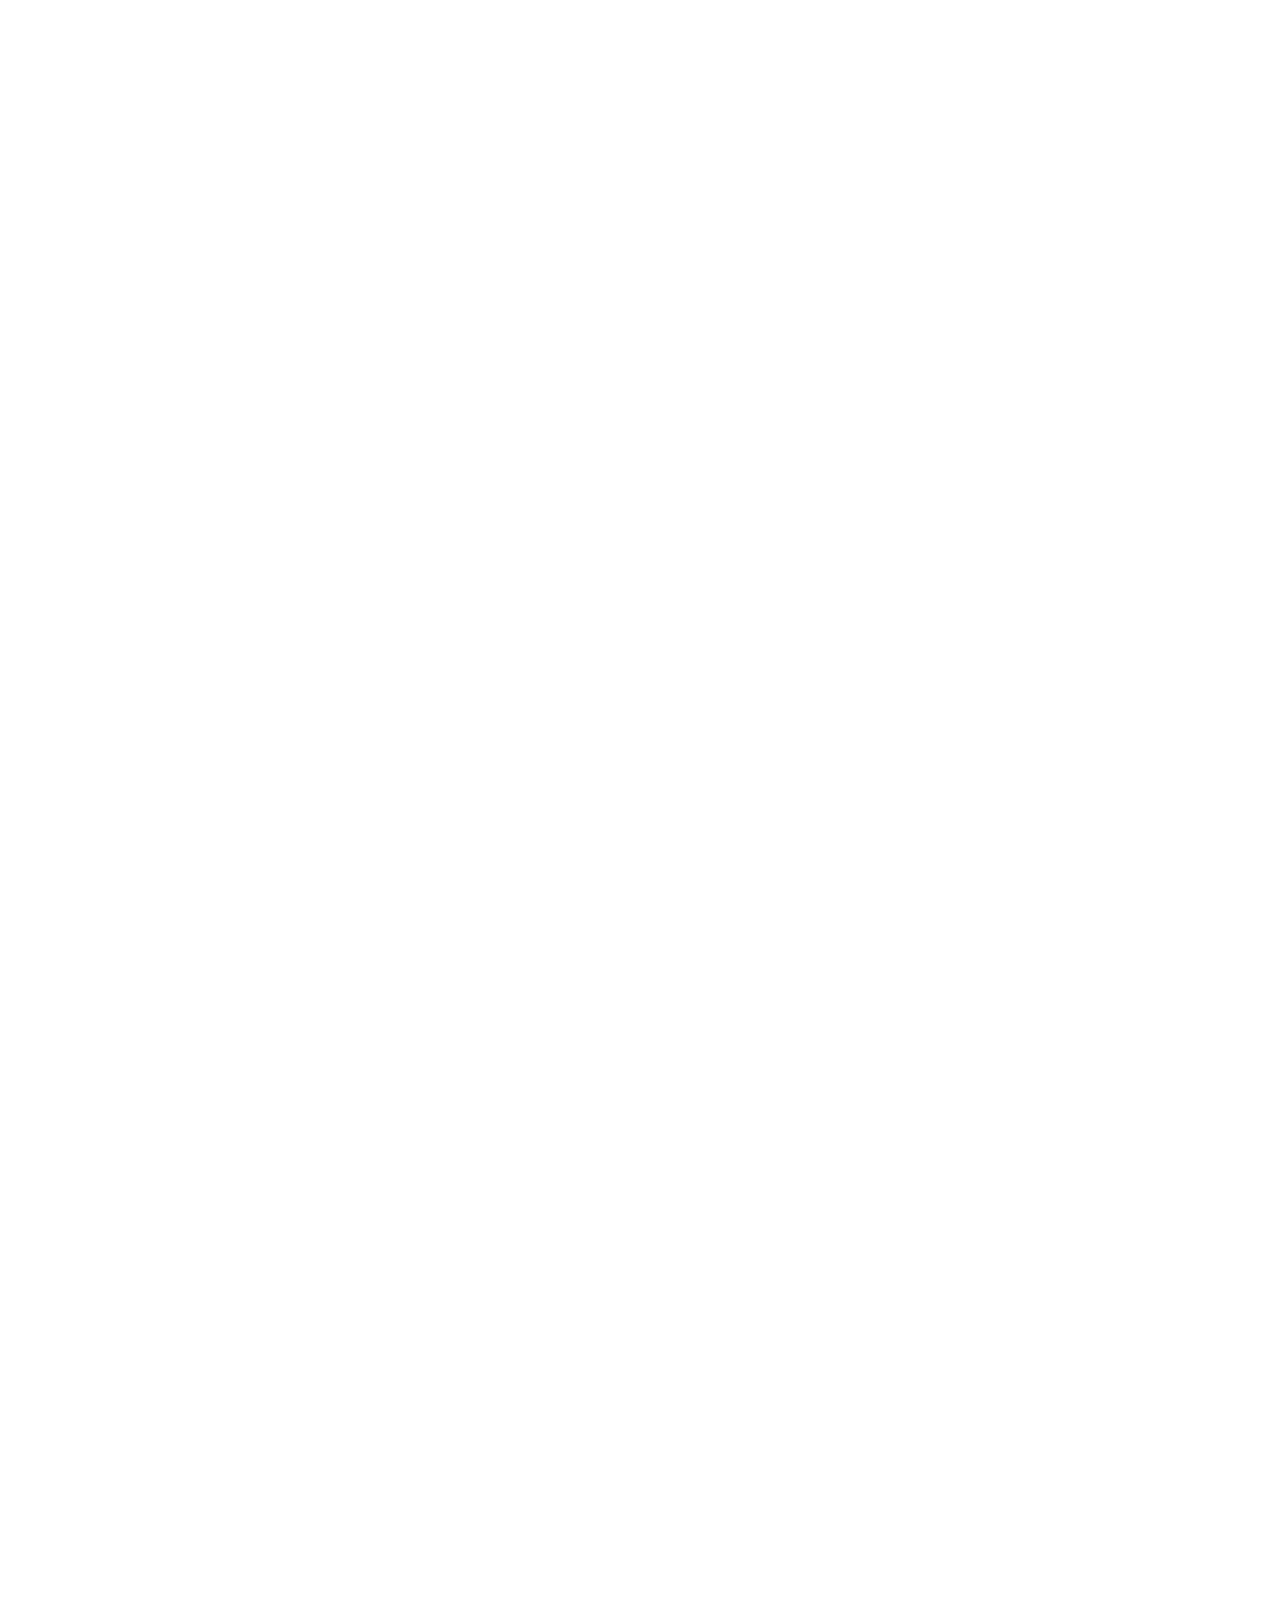
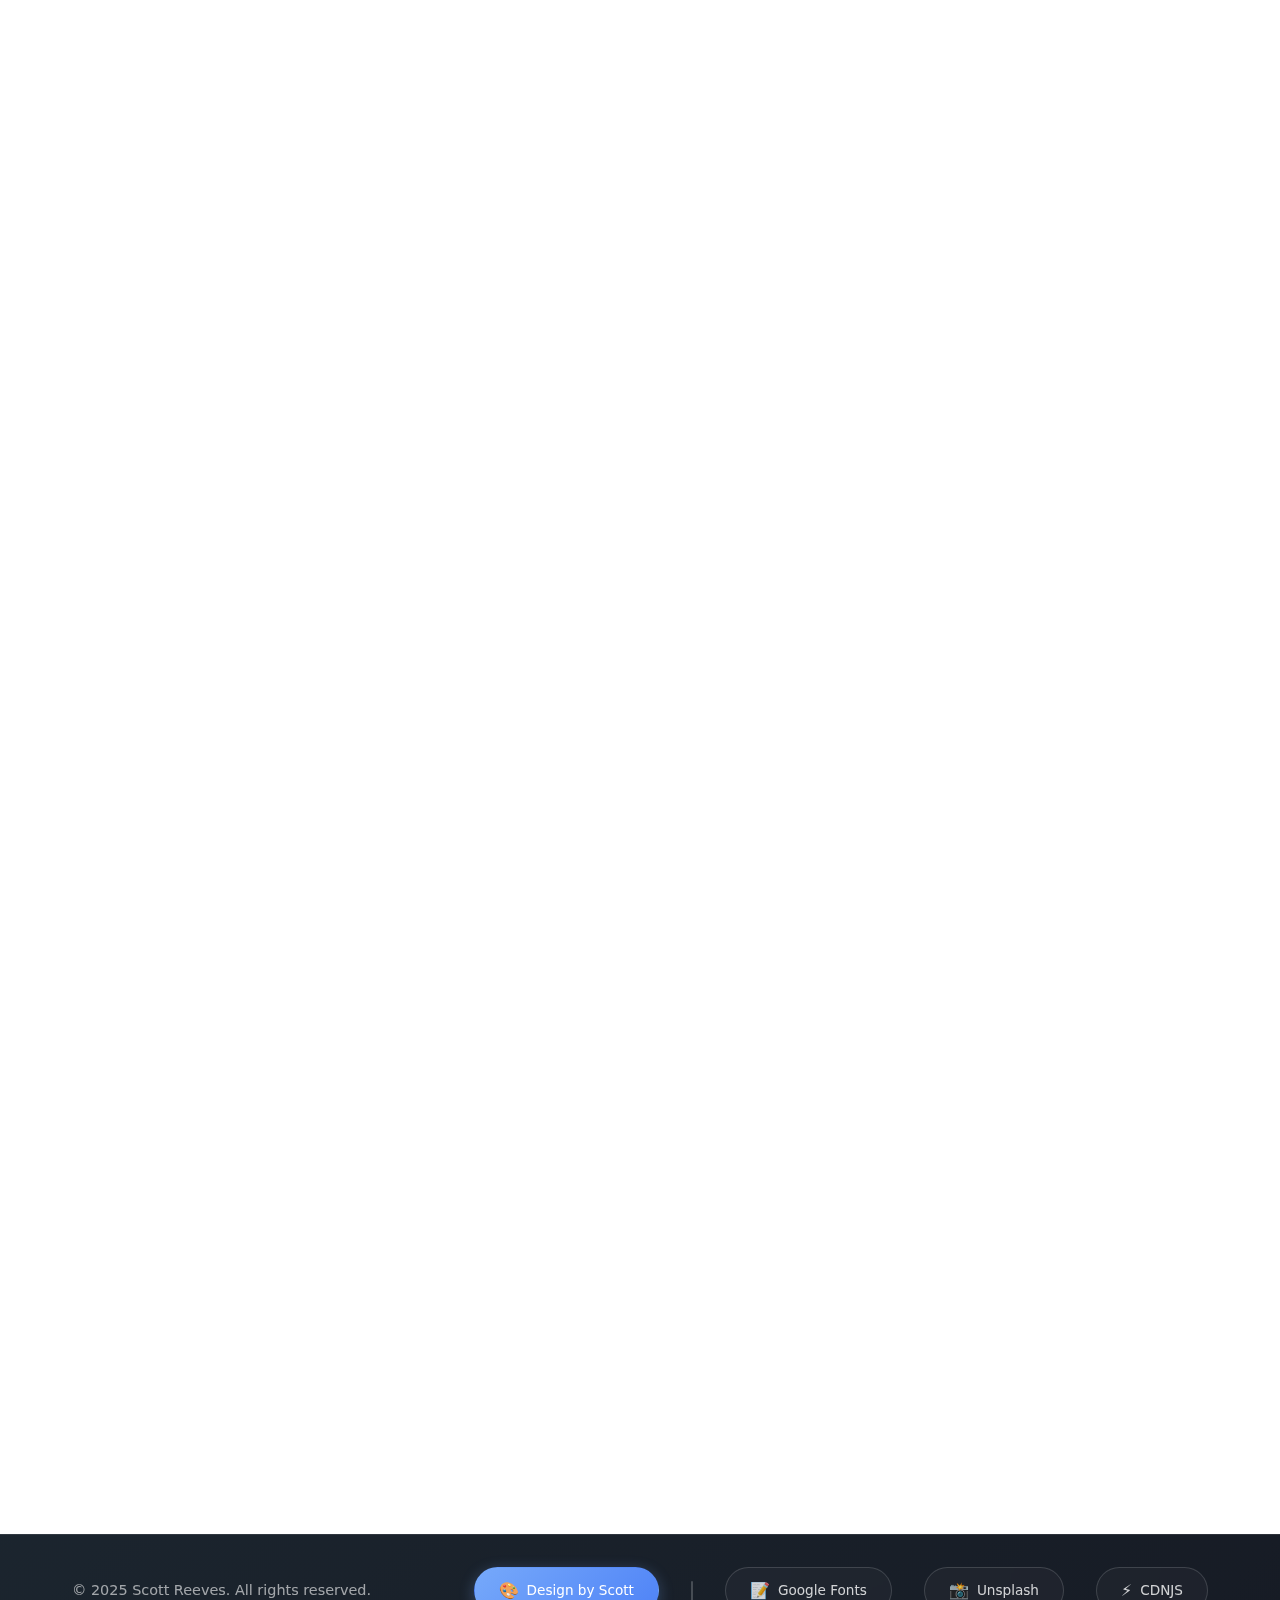
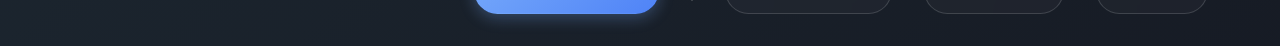
<file: Aril/index.html>
<!DOCTYPE html>
<html lang="en">
<head>
    <meta charset="UTF-8">
    <meta name="viewport" content="width=device-width, initial-scale=1.0">
    <title>Portofolio - Creative Editing</title>
    <link rel="stylesheet" href="tooplate-titan-style.css">
<!--

Tooplate 2147 Titan Folio

https://www.tooplate.com/view/2147-titan-folio

Free HTML CSS Template

-->
</head>
<body>
    <nav id="navbar">
        <div class="nav-container">
            <a href="#home" class="logo">
                <div class="logo-icon">⚡</div>
                <div class="logo-text">Portofolio</div>
            </a>
            <ul class="nav-links">
                <li><a href="#home">Beranda</a></li>
                <li><a href="#about">Tentang</a></li>
                <li><a href="#skills">Skills</a></li>
                <li><a href="#timeline">Perjalanan</a></li>
                <li><a href="#portfolio">Pekerjaan</a></li>
                <li><a href="#contact">kontak</a></li>
            </ul>
            <div class="mobile-menu-btn" id="mobileMenuBtn">
                <span></span>
                <span></span>
                <span></span>
            </div>
        </div>
        <div class="mobile-nav" id="mobileNav">
            <ul>
                <li><a href="#home">Beranda</a></li>
                <li><a href="#about">Tentang</a></li>
                <li><a href="#skills">Skills</a></li>
                <li><a href="#timeline">Perjaalanan</a></li>
                <li><a href="#portfolio">Pekerjaan</a></li>
                <li><a href="#contact">Kontak</a></li>
            </ul>
        </div>
    </nav>

    <section id="home" class="hero">
        <div class="hero-bg-animation">
            <div class="floating-shape shape-1"></div>
            <div class="floating-shape shape-2"></div>
            <div class="floating-shape shape-3"></div>
            <div class="geo-shape geo-1"></div>
            <div class="geo-shape geo-2"></div>
            <div class="particles">
                <span class="particle"></span>
                <span class="particle"></span>
                <span class="particle"></span>
                <span class="particle"></span>
                <span class="particle"></span>
                <span class="particle"></span>
                <span class="particle"></span>
                <span class="particle"></span>
                <span class="particle"></span>
                <span class="particle"></span>
            </div>
        </div>
        <div class="hero-content">
            <h1>Portofolio</h1>
            <p class="subtitle">Creative Editing & Designer</p>
            <p>Membuaat editan yang berkualiltas dan memukau</p>
            <div class="cta-buttons">
                <a href="#portfolio" class="cta-primary">Lihat Perkerjaanku</a>
                <a href="#contact" class="cta-secondary">Mulai Mengobrol</a>
            </div>
            
            <div class="stats-section">
                <div class="stat-card">
                    <span class="stat-number">50+</span>
                    <span class="stat-label">Projects</span>
                </div>
                <div class="stat-card">
                    <span class="stat-number">2+</span>
                    <span class="stat-label">Month</span>
                </div>
                <div class="stat-card">
                    <span class="stat-number">1+</span>
                    <span class="stat-label">Clients</span>
                </div>
            </div>
        </div>
    </section>

    <section id="about" class="fade-in">
        <div class="container">
            <div class="section-header">
                <h2 class="section-title">Tentang Saya</h2>
                <p class="section-subtitle">Mengubah kata-kata menjadi karya, satu kalimat pada satu waktus</p>
            </div>

            <div class="about-content">
                <div class="about-intro">
                    <div class="about-image"></div>
                    <div class="about-text">
                        <h3>Perjalanan Saya</h3>
                        <p>Saya Syahril Nursidik saya bersemangat di bidang editing. Saya sudah lumayan menguasai ilmu-ilmu edtiting dari mulai video, gambar dan lain-lain. Selama dua bulan ini saya sudah lumayan menghasilkan uang dengan membuka usaha jasa edit. Dan hasilnya membuat saya berfikir "kenapa aku tidak memulai usaha ini dari dulu"</p>
                        <p>Saya berjanji akan terus improve setiap project dan akan terus belajar hingga sukses kelak dengan ilmu ini, semoga kedepannya saya bisa menghasilkan lebih banyak lagi</p>
                    </div>
                </div>
                
                <div class="about-cards">
                    <div class="about-card">
                        <h4>🎯 Misi</h4>
                        <p>Saya berdedikasi untuk menyediakan layanan editing yang teliti dan profesional, membantu penulis dan perusahaan meningkatkan kualitas konten mereka, serta mempromosikan literasi di masyarakat melalui karya-karya yang berkualitas.
                    </div>
                    
                    <div class="about-card">
                        <h4>💡 Visi</h4>
                        <p>Menjadi editor yang profesional dan terpercaya dalam membantu penulis dan perusahaan menghasilkan konten yang berkukualitas, akurat, dan menarik, serta memberikan kontribusi positif pada dunia literasi.</p>
                    </div>
                </div>
            </div>
        </div>
    </section>

    <section id="skills" class="fade-in">
        <div class="container">
            <div class="section-header">
                <h2 class="section-title">Skill & keahlian</h2>
                <p class="section-subtitle">Etiding video, tpografi, Jedag jedug, dan motion graphic</p>
            </div>

            <div class="skills-container">
                <div class="skills-wrapper">
                    <div class="skills-visual">
                        <div class="skills-circle">
                            <div class="skill-node">
                                <div class="skill-icon">✒️</div>
                                <div class="skill-name">Gambar/Vektor</div>
                            </div>
                            <div class="skill-node">
                                <div class="skill-icon">❇️</div>
                                <div class="skill-name">Motion Gaphic</div>
                            </div>
                            <div class="skill-node">
                                <div class="skill-icon">📱</div>
                                <div class="skill-name">Editing Mobile</div>
                            </div>
                            <div class="skill-node">
                                <div class="skill-icon">🎞️</div>
                                <div class="skill-name">Video dan Foto</div>
                            </div>
                            <div class="skill-node">
                                <div class="skill-icon">📈</div>
                                <div class="skill-name">Bisnis</div>
                            </div>
                            <div class="skill-node">
                                <div class="skill-icon">💡</div>
                                <div class="skill-name">Inovasi</div>
                            </div>
                            <div class="skills-center">⚡</div>
                        </div>
                    </div>
                    
                    <div class="skills-list">
                        <div class="skill-item">
                            <h4>Typografi</h4>
                            <p>Menampilkan video menggunakan teks dan font untuk menyampaikan emosi atau suasana dalam sebuah video.</p>
                            <div class="skill-progress">
                                <div class="skill-progress-bar" style="width: 60%"></div>
                            </div>
                        </div>
                        
                        <div class="skill-item">
                            <h4>motion Graphic</h4>
                            <p>Desain grafis dengan animasi visual dalam bentuk grafis bergerak.</p>
                            <div class="skill-progress">
                                <div class="skill-progress-bar" style="width: 40%"></div>
                            </div>
                        </div>
                        
                        <div class="skill-item">
                            <h4>Gambar Dan Vektor</h4>
                            <p>Membuat bentuk abstrak dengan hasil yang bagus</p>
                            <div class="skill-progress">
                                <div class="skill-progress-bar" style="width: 40%"></div>
                            </div>
                        </div>
                        
                        <div class="skill-item">
                            <h4>Jedag jedug</h4>
                            <p>perubahan cepat klip video dengan efek transisi yanng menarik</p>
                            <div class="skill-progress">
                                <div class="skill-progress-bar" style="width: 90%"></div>
                            </div>
                        </div>
                    </div>
                </div>
            </div>
        </div>
    </section>

    <section id="timeline" class="fade-in">
        <div class="container">
            <div class="section-header">
                <h2 class="section-title">perjalananku</h2>
                <p class="section-subtitle">Yang berawal dari coba coba template buatan orang lain dan sekarang saya sudah mulai menguasai ilmu editing</p>
            </div>

            <div class="timeline-controls">
                <button class="timeline-filter active" data-filter="all">All</button>
                <button class="timeline-filter" data-filter="education">Education</button>
                <button class="timeline-filter" data-filter="work">Education</button>
                <button class="timeline-filter" data-filter="project">Education</button>
            </div>

            <div class="timeline-container">
                <div class="timeline-line"></div>
                <div class="timeline-progress"></div>

                <div class="timeline-item" data-category="education">
                    <div class="timeline-node">🎓</div>
                    <div class="timeline-content">
                        <div class="timeline-year">2014 - 2015</div>
                        <h3 class="timeline-title">Edukasi Anak</h3>
                        <div class="timeline-company">RA Daarut Taufik</div>
                        <p class="timeline-description">
                            Saya diajarkan ilmu ilmu dasar dan ilmu agama 
                        </p>
                        <div class="timeline-skills">
                            <span class="timeline-skill">Al Qur'an</span>
                            <span class="timeline-skill">Hadist</span>
                            <span class="timeline-skill">Do'a-do'a</span>
                            <span class="timeline-skill">Pengetauan umum</span>
                        </div>
                        <div class="timeline-achievements">
                            <div class="timeline-achievement">2 semester</div>
                            <div class="timeline-achievement">Saya Mendapatkan Ranking 5</div>
                            <div class="timeline-achievement">Membangun keterampilan komunikasi yang bagus</div>
                        </div>
                    </div>
                </div>

                <div class="timeline-item" data-category="work">
                    <div class="timeline-node">💼</div>
                    <div class="timeline-content">
                        <div class="timeline-year">2015 - 2021</div>
                        <h3 class="timeline-title">Sekolah Dasar</h3>
                        <div class="timeline-company">SDN 1 Ganeas</div>
                        <p class="timeline-description">
                            Belajar ilmu ilmu pengetahuan umum yanng membuatt saya makin mengusai sebagian ilmu itu</p>
                        <div class="timeline-skills">
                            <span class="timeline-skill">Matematika</span>
                            <span class="timeline-skill">Bahasa Indonesia</span>
                            <span class="timeline-skill">Agama</span>
                            <span class="timeline-skill">Sosial</span>
                        </div>
                        <div class="timeline-achievements">
                            <div class="timeline-achievement">Belajar Selama 12 Semester</div>
                            <div class="timeline-achievement">Menguasai beberapa ilmu pengatahuan umum</div>
                            <div class="timeline-achievement">Mengembangkan beberapa kemampuan yang saya sudah punya sejak kecil</div>
                        </div>
                    </div>
                </div>

                <div class="timeline-item" data-category="project">
                    <div class="timeline-node">🚀</div>
                    <div class="timeline-content">
                        <div class="timeline-year">2021-2024</div>
                        <h3 class="timeline-title">Sekolah Menengah Pertama</h3>
                        <div class="timeline-company">MTs Alfalaahiyyah</div>
                        <p class="timeline-description">
                            menekankan pada ilmu agama yang kuat sehingga membuat kita jadi makin dekat dengan Allah SWT
                        </p>
                        <div class="timeline-skills">
                            <span class="timeline-skill">Al Qur'an</span>
                            <span class="timeline-skill">Hadist</span>
                            <span class="timeline-skill">Ilmu Nahwu</span>
                            <span class="timeline-skill">Ilmu Shorof</span>
                        </div>
                        <div class="timeline-achievements">
                            <div class="timeline-achievement">Belajar Selama 6 Semester</div>
                            <div class="timeline-achievement">Mendapatkan Ranking 9 dan 10</div>
                            <div class="timeline-achievement">Menambah Pengatahuan lebih dalam tentang ilmu agama</div>
                        </div>
                    </div>
                </div>

                <div class="timeline-item" data-category="work">
                    <div class="timeline-node">⭐</div>
                    <div class="timeline-content">
                        <div class="timeline-year">2024 - Sekarang</div>
                        <h3 class="timeline-title">Sekolah Menengah Kejuruan</h3>
                        <div class="timeline-company">Smk Informatika Sumedang</div>
                        <p class="timeline-description">
                            Saya Mengambil Jurusan RPL dan aya mulai menguasai ilmu ini juga
                        </p>
                        <div class="timeline-skills">
                            <span class="timeline-skill">Basis Data</span>
                            <span class="timeline-skill">Pemrograman Web</span>
                            <span class="timeline-skill">Kewirausahaan</span>
                            <span class="timeline-skill">Desain</span>
                        </div>
                        <div class="timeline-achievements">
                            <div class="timeline-achievement">Sekarrang baru menginjak semester 3</div>
                            <div class="timeline-achievement">Sedikit menguasai ilmu pengetahuan umum</div>
                            <div class="timeline-achievement">Mulai menguasai ilmu usaha</div>
                        </div>
                    </div>
                </div>

                <div class="timeline-item" data-category="education">
                    <div class="timeline-node">🏆</div>
                    <div class="timeline-content">
                        <div class="timeline-year">2024-2025</div>
                        <h3 class="timeline-title">Mulai Belalajar Editing</h3>
                        <div class="timeline-company">Alight Motion</div>
                        <p class="timeline-description">
                            mempelajari basic editing
                        </p>
                        <div class="timeline-skills">
                            <span class="timeline-skill">Import Preset</span>
                            <span class="timeline-skill">Hasil High Quality</span>
                            <span class="timeline-skill">Coloring</span>
                            <span class="timeline-skill">Dll</span>
                        </div>
                        <div class="timeline-achievements">
                            <div class="timeline-achievement">Mempelajari lebih dalam lagi ilmu editing</div>
                            <div class="timeline-achievement">Mencoba buat karya sendiri</div>
                            <div class="timeline-achievement">Mencoba membuka usaha jasa editing</div>
                        </div>
                    </div>
                </div>

                <div class="timeline-item" data-category="work">
                    <div class="timeline-node">🎯</div>
                    <div class="timeline-content">
                        <div class="timeline-year">2025 - sekarang</div>
                        <h3 class="timeline-title">Freelance Jasa Editing</h3>
                        <div class="timeline-company">Alight Motion</div>
                        <p class="timeline-description">
                            Mulai bisa membuat editan hasil sendiri seperti Jedag-jedug, Typografi, Dan Motion graphic, serta mulai laris usaha jasa editingnya
                        </p>
                        <div class="timeline-skills">
                            <span class="timeline-skill">Mengusai semua editing</span>
                            <span class="timeline-skill">Jedag-jedug</span>
                            <span class="timeline-skill">Typografi</span>
                            <span class="timeline-skill">Motion Graphic</span>
                        </div>
                        <div class="timeline-achievements">
                            <div class="timeline-achievement">Mulai semangat di bidang editing</div>
                            <div class="timeline-achievement">100% proyek  saya disukai banyak orang</div>
                            <div class="timeline-achievement">Selalu improve setiap proyek saya</div>
                        </div>
                    </div>
                </div>
            </div>
        </div>
    </section>

    <section id="portfolio" class="fade-in">
        <div class="container">
            <div class="section-header">
                <h2 class="section-title">karya unggulan dan aplikasi bantuan</h2>
                <p class="section-subtitle">Sebuah karya, dukungan, dll</p>
            </div>

            <div class="portfolio-grid">
                <div class="portfolio-card">
                    <div class="portfolio-image ecommerce"></div>
                    <div class="portfolio-content">
                        <h3 class="portfolio-title">Aplikasi Editing</h3>
                        <p class="portfolio-description">Sebuahj aplikasi yang membantu saya edit</p>
                        <div class="portfolio-tags">
                            <span class="tag">Edge</span>
                            <span class="tag">Alight motion</span>
                            <span class="tag">Node Video</span>
                            <span class="tag">Wink</span>
                        </div>
                    </div>
                </div>
                
                <div class="portfolio-card">
                    <div class="portfolio-image analytics"></div>
                    <div class="portfolio-content">
                        <h3 class="portfolio-title">Hasil yang saya tampilkan</h3>
                        <p class="portfolio-description">Saya menampilkan hasil karya saya di tiktok</p>
                        <div class="portfolio-tags">
                            <span class="tag">Tiktok</span>
                        </div>
                    </div>
                </div>
                
                <div class="portfolio-card">
                    <div class="portfolio-image music"></div>
                    <div class="portfolio-content">
                        <h3 class="portfolio-title">Aplikasi usaha saya</h3>
                        <p class="portfolio-description">Saya Membuka usaha di tiktok dan whatsapp, dan pengelolaan hasil di dana dan shopeepay</p>
                        <div class="portfolio-tags">
                            <span class="tag">Tiktok</span>
                            <span class="tag">Whastapp</span>
                            <span class="tag">Dana</span>
                            <span class="tag">Shopeepay</span>
                        </div>
                    </div>
                </div>
            </div>
        </div>
    </section>

    <section id="contact" class="fade-in">
        <div class="container">
            <div class="section-header">
                <h2 class="section-title">Mari order ke toko kami</h2>
                <p class="section-subtitle">Siap mewujudkan ide Ada? Mari kita mulai percakapannya</p>
            </div>

            <div class="contact-content">
                <div class="contact-info">
                    <h3>Hubungi Kami</h3>
                    <p>Saya selalu bersemangat untuk mengerjakan proyek baru dan bekerja sama dengan orang-orang hebat. Apakah Anda memiliki proyek tertentu yang ingin dikerjakan atau hanya ingin menjelajahi kemungkinan, saya senang mendengar dari Anda.</p>
                    
                    <div class="contact-details">
                        <h4>💼 Tersedia Untuk</h4>
                        <ul>
                            <li>tutorial editing sederhana</li>
                            <li>Jedag-jedug</li>
                            <li>Typografi</li>
                            <li>Motion Graphic</li>
                        </ul>
                    </div>

                     <div class="contact-details">
                        <h4>📍 Lokasi:</h4>
                        <p>Sumedang Jawa Barat</p>
                    </div>
                </div>

                <div class="contact-form-container">
                    <form class="contact-form">
                        <div class="form-group">
                            <input type="text" class="form-input" placeholder="Nama" required>
                        </div>
                        <div class="form-group">
                            <input type="email" class="form-input" placeholder="Email" required>
                        </div>
                        <div class="form-group">
                            <input type="text" class="form-input" placeholder="Tipe Proyek" required>
                        </div>
                        <div class="form-group">
                            <textarea class="form-textarea" rows="5" placeholder="Hubungi aku untuk pertanyaan selanjutnya" required></textarea>
                        </div>
                        <button type="submit" class="submit-btn">Send Message</button>
                    </form>
                </div>
            </div>
        </div>
    </section>

    <footer>
        <div class="footer-bottom">
            <p class="footer-copyright">
                © 2025 Scott Reeves. All rights reserved.
            </p>
            <div class="footer-credits">
                <a href="" target="_blank" rel="noopener noreferrer" class="footer-credit-link tooplate">
                    <span class="footer-credit-icon">🎨</span>
                    <span>Design by Scott</span>
                </a>
                <div class="footer-divider"></div>
                <a href="https://fonts.google.com" target="_blank" rel="noopener noreferrer" class="footer-credit-link">
                    <span class="footer-credit-icon">📝</span>
                    <span>Google Fonts</span>
                </a>
                <a href="https://unsplash.com" target="_blank" rel="noopener noreferrer" class="footer-credit-link">
                    <span class="footer-credit-icon">📸</span>
                    <span>Unsplash</span>
                </a>
                <a href="https://cdnjs.com" target="_blank" rel="noopener noreferrer" class="footer-credit-link">
                    <span class="footer-credit-icon">⚡</span>
                    <span>CDNJS</span>
                </a>
            </div>
        </div>
    </footer>

    <script src="tooplate-titan-script.js"></script>
</body>
</html>
</file>
<file: tooplate-titan-style.css>
@charset "utf-8";
/* CSS Document 

Tooplate 2147 Titan Folio

https://www.tooplate.com/view/2147-titan-folio

*/

* {
    margin: 0;
    padding: 0;
    box-sizing: border-box;
}

:root {
    --glass-bg: rgba(255, 255, 255, 0.08);
    --glass-border: rgba(255, 255, 255, 0.15);
    --accent-blue: #76a9fa;
    --accent-blue-dark: #4f83f7;
    --accent-glow: rgba(118, 169, 250, 0.3);
    --text-primary: #ffffff;
    --text-secondary: rgba(255, 255, 255, 0.8);
    --text-tertiary: rgba(255, 255, 255, 0.6);
}

body {
    font-family: 'Segoe UI', system-ui, -apple-system, sans-serif;
    background: linear-gradient(135deg, #0a0a0f 0%, #151520 25%, #1a1a2e 50%, #16213e 75%, #0f3460 100%);
    background-attachment: fixed;
    color: var(--text-primary);
    overflow-x: hidden;
    min-height: 100vh;
    line-height: 1.6;
}

p a {
	color: #FFF;
}

/* Container */
.container {
    max-width: 1200px;
    margin: 0 auto;
    padding: 0 2rem;
}

/* Navigation */
nav {
    position: fixed;
    top: 0;
    width: 100%;
    z-index: 1000;
    padding: 1rem 0;
    transition: all 0.3s ease;
    background: rgba(15, 25, 35, 0.8);
    backdrop-filter: blur(20px);
    -webkit-backdrop-filter: blur(20px);
    border-bottom: 1px solid rgba(255, 255, 255, 0.1);
}

nav.scrolled {
    background: rgba(15, 25, 35, 0.95);
    box-shadow: 0 4px 30px rgba(0, 0, 0, 0.3);
}

.nav-container {
    max-width: 1200px;
    margin: 0 auto;
    display: flex;
    justify-content: space-between;
    align-items: center;
    padding: 0 2rem;
    flex-wrap: wrap;
    gap: 1rem;
}

@media (max-width: 1000px) {
    .nav-container {
        justify-content: center;
        flex-direction: column;
        gap: 1.5rem;
        padding: 1rem 2rem;
    }
    
    .logo {
        order: 1;
    }
    
    .nav-links {
        order: 2;
        flex-wrap: wrap;
        justify-content: center;
    }
    
    .mobile-menu-btn {
        display: none !important;
    }
    
    .hero {
        padding-top: 240px;
    }
}

@media (max-width: 880px) {
    .hero {
        padding-top: 160px;
    }
}

.logo {
    display: flex;
    align-items: center;
    gap: 0.5rem;
    text-decoration: none;
    color: inherit;
}

.logo-icon {
    width: 40px;
    height: 40px;
    background: linear-gradient(135deg, var(--accent-blue), var(--accent-blue-dark));
    border-radius: 10px;
    display: flex;
    align-items: center;
    justify-content: center;
    box-shadow: 0 4px 12px var(--accent-glow);
    font-size: 1.2rem;
}

.logo-text {
    font-size: 1.8rem;
    font-weight: 700;
    color: var(--text-primary);
    letter-spacing: -0.5px;
}

.nav-links {
    display: flex;
    list-style: none;
    gap: 1rem;
}

.nav-links a {
    color: var(--text-secondary);
    text-decoration: none;
    padding: 0.75rem 1.5rem;
    border-radius: 50px;
    transition: all 0.3s ease;
    font-weight: 500;
    letter-spacing: 0.5px;
    position: relative;
    border: 2px solid transparent;
}

.nav-links a::after {
    content: '';
    position: absolute;
    bottom: -5px;
    left: 50%;
    width: 0;
    height: 2px;
    background: var(--accent-blue);
    transition: all 0.3s ease;
    transform: translateX(-50%);
}

.nav-links a:hover {
    color: var(--accent-blue);
    border-color: var(--accent-blue);
    transform: translateY(-2px);
    background: rgba(118, 169, 250, 0.1);
}

.nav-links a:hover::after {
    width: 60%;
}

.nav-links a.active {
    color: var(--accent-blue);
    background: rgba(118, 169, 250, 0.15);
    border-color: var(--accent-blue);
    box-shadow: 0 4px 15px var(--accent-glow);
}

/* Mobile menu */
.mobile-menu-btn {
    display: none;
    flex-direction: column;
    cursor: pointer;
    gap: 4px;
    padding: 0.5rem;
}

.mobile-menu-btn span {
    width: 25px;
    height: 3px;
    background: var(--text-primary);
    border-radius: 2px;
    transition: all 0.3s ease;
}

.mobile-menu-btn.active span:nth-child(1) {
    transform: rotate(45deg) translate(6px, 6px);
}

.mobile-menu-btn.active span:nth-child(2) {
    opacity: 0;
}

.mobile-menu-btn.active span:nth-child(3) {
    transform: rotate(-45deg) translate(6px, -6px);
}

.mobile-nav {
    position: fixed;
    top: 80px;
    left: 0;
    width: 100%;
    background: rgba(15, 25, 35, 0.95);
    backdrop-filter: blur(30px);
    -webkit-backdrop-filter: blur(30px);
    transform: translateY(-100%);
    transition: transform 0.3s ease;
    border-bottom: 1px solid rgba(255, 255, 255, 0.1);
    opacity: 0;
    pointer-events: none;
}

.mobile-nav.active {
    transform: translateY(0);
    opacity: 1;
    pointer-events: auto;
}

.mobile-nav ul {
    list-style: none;
    padding: 2rem;
    display: flex;
    flex-direction: column;
    gap: 1rem;
}

.mobile-nav a {
    color: var(--text-secondary);
    text-decoration: none;
    padding: 1rem;
    border-radius: 15px;
    transition: all 0.3s ease;
    text-align: center;
    font-weight: 500;
    display: block;
    position: relative;
    border: 2px solid transparent;
}

.mobile-nav a:hover {
    color: var(--accent-blue);
    background: rgba(118, 169, 250, 0.1);
    border-color: var(--accent-blue);
}

.mobile-nav a.active {
    color: var(--accent-blue);
    background: rgba(118, 169, 250, 0.15);
    border-color: var(--accent-blue);
}

/* Section styling */
section {
    padding: 5rem 0;
    position: relative;
}

.section-header {
    text-align: center;
    margin-top: 4rem;
    margin-bottom: 4rem;
}

.section-title {
    font-size: clamp(2rem, 5vw, 3.5rem);
    font-weight: 700;
    margin-bottom: 1rem;
    color: var(--text-primary);
    letter-spacing: -1px;
}

.section-subtitle {
    font-size: 1.2rem;
    color: var(--text-secondary);
    max-width: 600px;
    margin: 0 auto;
}

/* Hero section */
.hero {
    min-height: 100vh;
    display: flex;
    align-items: center;
    justify-content: center;
    padding: 160px 2rem 0;
    position: relative;
    overflow: hidden;
}

/* Animated background elements */
.hero-bg-animation {
    position: absolute;
    top: 0;
    left: 0;
    right: 0;
    bottom: 0;
    overflow: hidden;
    z-index: 1;
}

.floating-shape {
    position: absolute;
    border-radius: 50%;
    filter: blur(60px);
    opacity: 0.6;
    animation: float 25s infinite ease-in-out;
}

.shape-1 {
    width: 600px;
    height: 600px;
    background: radial-gradient(circle, rgba(118, 169, 250, 0.4) 0%, transparent 70%);
    top: -200px;
    left: -200px;
    animation-delay: 0s;
}

.shape-2 {
    width: 500px;
    height: 500px;
    background: radial-gradient(circle, rgba(79, 131, 247, 0.3) 0%, transparent 70%);
    top: 50%;
    right: -150px;
    animation-delay: 7s;
}

.shape-3 {
    width: 400px;
    height: 400px;
    background: radial-gradient(circle, rgba(118, 169, 250, 0.35) 0%, transparent 70%);
    bottom: -100px;
    left: 20%;
    animation-delay: 14s;
}

/* Geometric shapes */
.geo-shape {
    position: absolute;
    opacity: 0.1;
    animation: rotate-float 30s infinite linear;
}

.geo-1 {
    width: 300px;
    height: 300px;
    top: 20%;
    right: 10%;
    background: linear-gradient(45deg, var(--accent-blue) 0%, transparent 100%);
    clip-path: polygon(50% 0%, 100% 50%, 50% 100%, 0% 50%);
}

.geo-2 {
    width: 250px;
    height: 250px;
    bottom: 20%;
    left: 5%;
    background: linear-gradient(135deg, var(--accent-blue-dark) 0%, transparent 100%);
    border-radius: 30% 70% 70% 30% / 30% 30% 70% 70%;
    animation-delay: -10s;
}

@keyframes float {
    0%, 100% {
        transform: translate(0, 0) scale(1) rotate(0deg);
    }
    25% {
        transform: translate(100px, -80px) scale(1.1) rotate(90deg);
    }
    50% {
        transform: translate(-60px, 60px) scale(0.9) rotate(180deg);
    }
    75% {
        transform: translate(80px, 100px) scale(1.05) rotate(270deg);
    }
}

@keyframes rotate-float {
    0% {
        transform: rotate(0deg) translateY(0);
    }
    50% {
        transform: rotate(180deg) translateY(-50px);
    }
    100% {
        transform: rotate(360deg) translateY(0);
    }
}

.particles {
    position: absolute;
    top: 0;
    left: 0;
    width: 100%;
    height: 100%;
    overflow: hidden;
}

.particle {
    position: absolute;
    width: 4px;
    height: 4px;
    background: var(--accent-blue);
    border-radius: 50%;
    opacity: 0;
    animation: particle-rise 10s infinite ease-out;
}

@keyframes particle-rise {
    0% {
        opacity: 0;
        transform: translateY(100vh) scale(0);
    }
    10% {
        opacity: 1;
    }
    90% {
        opacity: 1;
    }
    100% {
        opacity: 0;
        transform: translateY(-100px) scale(1);
    }
}

/* Generate multiple particles */
.particle:nth-child(1) { left: 10%; animation-delay: 0s; }
.particle:nth-child(2) { left: 20%; animation-delay: 1s; }
.particle:nth-child(3) { left: 30%; animation-delay: 2s; }
.particle:nth-child(4) { left: 40%; animation-delay: 3s; }
.particle:nth-child(5) { left: 50%; animation-delay: 4s; }
.particle:nth-child(6) { left: 60%; animation-delay: 5s; }
.particle:nth-child(7) { left: 70%; animation-delay: 6s; }
.particle:nth-child(8) { left: 80%; animation-delay: 7s; }
.particle:nth-child(9) { left: 90%; animation-delay: 8s; }
.particle:nth-child(10) { left: 95%; animation-delay: 9s; }

.hero::before {
    content: '';
    position: absolute;
    top: 0;
    left: 0;
    right: 0;
    bottom: 0;
    background: radial-gradient(circle at 25% 25%, var(--accent-glow) 0%, transparent 50%);
    animation: hero-glow 8s ease-in-out infinite;
    z-index: 1;
}

@keyframes hero-glow {
    0%, 100% { 
        transform: scale(1) rotate(0deg);
        opacity: 0.7;
    }
    50% { 
        transform: scale(1.1) rotate(2deg);
        opacity: 1;
    }
}

.hero-content {
    position: relative;
    z-index: 2;
    display: flex;
    flex-direction: column;
    align-items: center;
    text-align: center;
    max-width: 1000px;
    margin: 0 auto;
}

.hero h1 {
    font-size: clamp(2.5rem, 8vw, 5rem);
    font-weight: 800;
    margin-bottom: 1.5rem;
    color: var(--text-primary);
    line-height: 1.1;
    letter-spacing: -2px;
    animation: slideInUp 1s ease-out;
}

.hero .subtitle {
    font-size: 1.5rem;
    margin-bottom: 2rem;
    color: var(--text-secondary);
    font-weight: 300;
    letter-spacing: 1px;
    animation: slideInUp 1s ease-out 0.3s both;
}

.cta-buttons {
    display: flex;
    gap: 1rem;
    flex-wrap: wrap;
    justify-content: center;
    margin-top: 2rem;
    animation: slideInUp 1s ease-out 0.6s both;
}

.cta-primary, .cta-secondary {
    padding: 1rem 2rem;
    border-radius: 50px;
    text-decoration: none;
    font-weight: 600;
    transition: all 0.3s ease;
    position: relative;
    overflow: hidden;
    display: inline-block;
}

.cta-primary {
    background: linear-gradient(135deg, var(--accent-blue), var(--accent-blue-dark));
    color: white;
    box-shadow: 0 8px 25px var(--accent-glow);
}

.cta-primary:hover {
    transform: translateY(-3px);
    box-shadow: 0 12px 35px var(--accent-glow);
}

.cta-secondary {
    background: var(--glass-bg);
    backdrop-filter: blur(20px);
    -webkit-backdrop-filter: blur(20px);
    border: 1px solid var(--glass-border);
    color: white;
}

.cta-secondary:hover {
    background: rgba(255, 255, 255, 0.12);
    transform: translateY(-3px);
}

@keyframes slideInUp {
    from {
        opacity: 0;
        transform: translateY(50px);
    }
    to {
        opacity: 1;
        transform: translateY(0);
    }
}

/* Stats */
.stats-section {
    display: flex;
    justify-content: center;
    gap: 2rem;
    margin-top: 4rem;
    flex-wrap: wrap;
}

.stat-card {
    background: var(--glass-bg);
    backdrop-filter: blur(20px);
    -webkit-backdrop-filter: blur(20px);
    border: 1px solid var(--glass-border);
    border-radius: 20px;
    padding: 2rem;
    text-align: center;
    min-width: 150px;
    box-shadow: 0 10px 30px rgba(0, 0, 0, 0.2);
    transition: all 0.3s ease;
}

.stat-card:hover {
    transform: translateY(-5px);
    box-shadow: 0 15px 40px rgba(0, 0, 0, 0.3);
}

.stat-number {
    font-size: 2.5rem;
    font-weight: 700;
    color: var(--text-primary);
    display: block;
}

.stat-label {
    font-size: 1rem;
    color: var(--text-secondary);
    margin-top: 0.5rem;
}

/* About section */
.about-content {
    display: flex;
    flex-direction: column;
    gap: 3rem;
    margin-top: 3rem;
}

.about-intro {
    display: flex;
    align-items: center;
    gap: 3rem;
    flex-wrap: wrap;
    justify-content: center;
}

.about-image {
    width: 250px;
    height: 250px;
    border-radius: 50%;
    background-image: url('images/about-profile.png');
    background-size: cover;
    background-position: center;
    box-shadow: 0 15px 40px rgba(0, 0, 0, 0.3);
    position: relative;
    overflow: hidden;
    flex-shrink: 0;
    border: 4px solid var(--glass-border);
}

.about-image::before {
    content: '';
    position: absolute;
    top: 0;
    left: 0;
    right: 0;
    bottom: 0;
    background: linear-gradient(135deg, rgba(118, 169, 250, 0.2) 0%, transparent 100%);
    opacity: 0;
    transition: opacity 0.3s ease;
}

.about-image:hover::before {
    opacity: 1;
}

.about-image::after {
    content: '';
    position: absolute;
    top: -50%;
    left: -50%;
    width: 200%;
    height: 200%;
    background: conic-gradient(from 0deg, 
        transparent 0deg,
        rgba(255,255,255,0.1) 90deg,
        transparent 180deg,
        rgba(255,255,255,0.05) 270deg,
        transparent 360deg);
    animation: spin 4s linear infinite;
}

@keyframes spin {
    0% { transform: rotate(0deg); }
    100% { transform: rotate(360deg); }
}

.about-text {
    flex: 1;
    min-width: 300px;
}

.about-text h3 {
    font-size: 2rem;
    margin-bottom: 1rem;
    color: var(--text-primary);
}

.about-text p {
    font-size: 1.1rem;
    color: var(--text-secondary);
    margin-bottom: 1.5rem;
}

.about-cards {
    display: grid;
    grid-template-columns: repeat(auto-fit, minmax(300px, 1fr));
    gap: 2rem;
}

.about-card {
    background: var(--glass-bg);
    backdrop-filter: blur(25px);
    -webkit-backdrop-filter: blur(25px);
    border: 1px solid var(--glass-border);
    border-radius: 25px;
    padding: 2.5rem;
    transition: all 0.4s ease;
    position: relative;
    overflow: hidden;
}

.about-card::before {
    content: '';
    position: absolute;
    top: 0;
    left: -100%;
    width: 100%;
    height: 100%;
    background: linear-gradient(90deg, 
        transparent 0%, 
        rgba(255,255,255,0.08) 50%, 
        transparent 100%);
    transition: left 0.6s ease;
}

.about-card:hover::before {
    left: 100%;
}

.about-card:hover {
    transform: translateY(-10px);
    box-shadow: 0 20px 60px rgba(0, 0, 0, 0.3);
}

.about-card h4 {
    font-size: 1.3rem;
    margin-bottom: 1rem;
    color: var(--text-primary);
}

.about-card p {
    color: var(--text-secondary);
}

/* Skills section */
.skills-container {
    position: relative;
    margin-top: 3rem;
}

.skills-wrapper {
    display: grid;
    grid-template-columns: 1fr 1fr;
    gap: 4rem;
    align-items: center;
}

.skills-visual {
    position: relative;
    height: 500px;
    display: flex;
    align-items: center;
    justify-content: center;
}

.skills-circle {
    position: relative;
    width: 400px;
    height: 400px;
    animation: rotate-slow 30s linear infinite;
}

@keyframes rotate-slow {
    from { transform: rotate(0deg); }
    to { transform: rotate(360deg); }
}

.skill-node {
    position: absolute;
    width: 124px;
    height: 124px;
    background: var(--glass-bg);
    backdrop-filter: blur(20px);
    -webkit-backdrop-filter: blur(20px);
    border: 2px solid var(--glass-border);
    border-radius: 50%;
    display: flex;
    flex-direction: column;
    align-items: center;
    justify-content: center;
    transition: all 0.3s ease;
    cursor: pointer;
    animation: counter-rotate 30s linear infinite;
}

@keyframes counter-rotate {
    from { transform: rotate(0deg); }
    to { transform: rotate(-360deg); }
}

.skill-node:hover {
    transform: scale(1.2) rotate(0deg);
    background: rgba(118, 169, 250, 0.2);
    border-color: var(--accent-blue);
    box-shadow: 0 0 30px var(--accent-glow);
    animation-play-state: paused;
}

.skill-node .skill-icon {
    font-size: 2rem;
    margin-bottom: 0.5rem;
}

.skill-node .skill-name {
    font-size: 0.8rem;
    font-weight: 600;
    text-align: center;
    color: var(--text-primary);
}

/* Position skill nodes in a circle with counter-rotation */
.skill-node:nth-child(1) { 
    top: 0; 
    left: 50%; 
    transform: translateX(-50%) translateY(-50%);
    animation: counter-rotate-1 30s linear infinite;
}
.skill-node:nth-child(2) { 
    top: 25%; 
    right: 0; 
    transform: translateX(50%) translateY(-50%);
    animation: counter-rotate-2 30s linear infinite;
}
.skill-node:nth-child(3) { 
    top: 75%; 
    right: 0; 
    transform: translateX(50%) translateY(-50%);
    animation: counter-rotate-3 30s linear infinite;
}
.skill-node:nth-child(4) { 
    bottom: 0; 
    left: 50%; 
    transform: translateX(-50%) translateY(50%);
    animation: counter-rotate-4 30s linear infinite;
}
.skill-node:nth-child(5) { 
    top: 75%; 
    left: 0; 
    transform: translateX(-50%) translateY(-50%);
    animation: counter-rotate-5 30s linear infinite;
}
.skill-node:nth-child(6) { 
    top: 25%; 
    left: 0; 
    transform: translateX(-50%) translateY(-50%);
    animation: counter-rotate-6 30s linear infinite;
}

/* Individual counter-rotation animations to maintain position */
@keyframes counter-rotate-1 {
    from { transform: translateX(-50%) translateY(-50%) rotate(0deg); }
    to { transform: translateX(-50%) translateY(-50%) rotate(-360deg); }
}
@keyframes counter-rotate-2 {
    from { transform: translateX(50%) translateY(-50%) rotate(0deg); }
    to { transform: translateX(50%) translateY(-50%) rotate(-360deg); }
}
@keyframes counter-rotate-3 {
    from { transform: translateX(50%) translateY(-50%) rotate(0deg); }
    to { transform: translateX(50%) translateY(-50%) rotate(-360deg); }
}
@keyframes counter-rotate-4 {
    from { transform: translateX(-50%) translateY(50%) rotate(0deg); }
    to { transform: translateX(-50%) translateY(50%) rotate(-360deg); }
}
@keyframes counter-rotate-5 {
    from { transform: translateX(-50%) translateY(-50%) rotate(0deg); }
    to { transform: translateX(-50%) translateY(-50%) rotate(-360deg); }
}
@keyframes counter-rotate-6 {
    from { transform: translateX(-50%) translateY(-50%) rotate(0deg); }
    to { transform: translateX(-50%) translateY(-50%) rotate(-360deg); }
}

.skills-center {
    position: absolute;
    top: 50%;
    left: 50%;
    transform: translate(-50%, -50%);
    width: 150px;
    height: 150px;
    background: linear-gradient(135deg, var(--accent-blue), var(--accent-blue-dark));
    border-radius: 50%;
    display: flex;
    align-items: center;
    justify-content: center;
    font-size: 3rem;
    color: white;
    box-shadow: 0 0 50px var(--accent-glow);
    z-index: 10;
}

.skills-list {
    display: flex;
    flex-direction: column;
    gap: 2rem;
}

.skill-item {
    background: var(--glass-bg);
    backdrop-filter: blur(20px);
    -webkit-backdrop-filter: blur(20px);
    border: 1px solid var(--glass-border);
    border-radius: 20px;
    padding: 1.5rem;
    transition: all 0.3s ease;
    border-left: 4px solid var(--accent-blue);
}

.skill-item:hover {
    transform: translateX(10px);
    box-shadow: 0 10px 30px rgba(0, 0, 0, 0.2);
    background: rgba(118, 169, 250, 0.1);
}

.skill-item h4 {
    font-size: 1.2rem;
    color: var(--text-primary);
    margin-bottom: 0.5rem;
}

.skill-item p {
    color: var(--text-secondary);
    font-size: 0.95rem;
}

.skill-progress {
    margin-top: 1rem;
    height: 6px;
    background: rgba(255, 255, 255, 0.1);
    border-radius: 3px;
    overflow: hidden;
}

.skill-progress-bar {
    height: 100%;
    background: linear-gradient(90deg, var(--accent-blue), var(--accent-blue-dark));
    border-radius: 3px;
    transition: width 1s ease;
}

/* Timeline section */
.timeline-container {
    position: relative;
    max-width: 1000px;
    margin: 0 auto;
    padding: 2rem 0;
}

.timeline-line {
    position: absolute;
    left: 50%;
    top: 0;
    bottom: 0;
    width: 4px;
    background: linear-gradient(
        to bottom,
        transparent 0%,
        var(--accent-blue) 10%,
        var(--accent-blue) 90%,
        transparent 100%
    );
    transform: translateX(-50%);
    z-index: -1;
}

.timeline-progress {
    position: absolute;
    left: 50%;
    top: 0;
    width: 4px;
    background: linear-gradient(to bottom, var(--accent-blue-dark), var(--accent-blue));
    transform: translateX(-50%);
    transition: height 0.3s ease;
    z-index: 0;
    box-shadow: 0 0 20px var(--accent-glow);
}

.timeline-item {
    position: relative;
    margin: 4rem 0;
    opacity: 0;
    transform: translateY(50px);
    transition: all 0.8s ease;
}

.timeline-item.visible {
    opacity: 1;
    transform: translateY(0);
}

.timeline-item:nth-child(odd) {
    text-align: right;
    padding-right: calc(50% + 3rem);
}

.timeline-item:nth-child(even) {
    text-align: left;
    padding-left: calc(50% + 3rem);
}

.timeline-node {
    position: absolute;
    left: 50%;
    top: 50%;
    width: 60px;
    height: 60px;
    background: linear-gradient(135deg, var(--accent-blue), var(--accent-blue-dark));
    border: 4px solid rgba(255, 255, 255, 0.1);
    border-radius: 50%;
    transform: translate(-50%, -50%);
    display: flex;
    align-items: center;
    justify-content: center;
    font-size: 1.5rem;
    color: white;
    z-index: 3;
    cursor: pointer;
    transition: all 0.3s ease;
    box-shadow: 0 0 20px var(--accent-glow);
}

.timeline-node:hover {
    transform: translate(-50%, -50%) scale(1.2);
    box-shadow: 0 0 40px var(--accent-glow);
}

.timeline-node.active {
    transform: translate(-50%, -50%) scale(1.3);
    animation: pulse-node 2s infinite;
}

@keyframes pulse-node {
    0%, 100% {
        box-shadow: 0 0 20px var(--accent-glow);
    }
    50% {
        box-shadow: 0 0 40px var(--accent-glow), 0 0 60px var(--accent-glow);
    }
}

.timeline-content {
    background: var(--glass-bg);
    backdrop-filter: blur(25px);
    -webkit-backdrop-filter: blur(25px);
    border: 1px solid var(--glass-border);
    border-radius: 25px;
    padding: 2.5rem;
    position: relative;
    overflow: hidden;
    transition: all 0.3s ease;
    cursor: pointer;
}

.timeline-content:hover {
    transform: translateY(-5px);
    box-shadow: 0 20px 60px rgba(0, 0, 0, 0.3);
    background: rgba(118, 169, 250, 0.1);
}

.timeline-content::before {
    content: '';
    position: absolute;
    top: 50%;
    width: 20px;
    height: 20px;
    background: var(--glass-bg);
    border: 1px solid var(--glass-border);
    transform: rotate(45deg) translateY(-50%);
    z-index: -1;
}

.timeline-item:nth-child(odd) .timeline-content::before {
    right: -3px;
}

.timeline-item:nth-child(even) .timeline-content::before {
    left: -18px;
}

.timeline-year {
    display: inline-block;
    padding: 0.5rem 1.5rem;
    background: linear-gradient(135deg, var(--accent-blue), var(--accent-blue-dark));
    color: white;
    border-radius: 25px;
    font-size: 0.9rem;
    font-weight: 600;
    margin-bottom: 1rem;
    box-shadow: 0 4px 15px var(--accent-glow);
}

.timeline-title {
    font-size: 1.5rem;
    font-weight: 700;
    color: var(--text-primary);
    margin-bottom: 0.5rem;
}

.timeline-company {
    font-size: 1.1rem;
    color: var(--accent-blue);
    font-weight: 600;
    margin-bottom: 1rem;
}

.timeline-description {
    color: var(--text-secondary);
    line-height: 1.6;
    margin-bottom: 1.5rem;
}

.timeline-skills {
    display: flex;
    flex-wrap: wrap;
    gap: 0.5rem;
}

.timeline-skill {
    padding: 0.3rem 0.8rem;
    background: rgba(118, 169, 250, 0.2);
    border: 1px solid rgba(118, 169, 250, 0.3);
    border-radius: 15px;
    font-size: 0.8rem;
    color: var(--accent-blue);
    transition: all 0.3s ease;
}

.timeline-skill:hover {
    background: rgba(118, 169, 250, 0.3);
    transform: translateY(-2px);
}

.timeline-achievements {
    margin-top: 1rem;
    padding-top: 1rem;
    border-top: 1px solid rgba(255, 255, 255, 0.1);
}

.timeline-achievement {
    display: flex;
    align-items: center;
    gap: 0.5rem;
    margin-bottom: 0.5rem;
    color: var(--text-secondary);
    font-size: 0.9rem;
}

.timeline-achievement::before {
    content: '✨';
    font-size: 1rem;
}

/* Timeline controls */
.timeline-controls {
    display: flex;
    justify-content: center;
    gap: 1rem;
    margin-top: 3rem;
    flex-wrap: wrap;
}

.timeline-filter {
    padding: 0.8rem 1.5rem;
    background: var(--glass-bg);
    backdrop-filter: blur(20px);
    -webkit-backdrop-filter: blur(20px);
    border: 1px solid var(--glass-border);
    border-radius: 25px;
    color: var(--text-secondary);
    text-decoration: none;
    transition: all 0.3s ease;
    font-weight: 500;
    cursor: pointer;
}

.timeline-filter:hover,
.timeline-filter.active {
    background: rgba(118, 169, 250, 0.2);
    border-color: var(--accent-blue);
    color: var(--accent-blue);
    transform: translateY(-2px);
}

/* Mobile timeline adjustments */
@media (max-width: 768px) {
    .timeline-line,
    .timeline-progress {
        left: 2rem;
    }

    .timeline-item {
        padding-left: 5rem !important;
        padding-right: 1rem !important;
        text-align: left !important;
    }

    .timeline-node {
        left: 2rem !important;
        width: 50px;
        height: 50px;
        font-size: 1.2rem;
    }

    .timeline-content::before {
        left: -18px !important;
        right: auto !important;
    }

    .timeline-controls {
        flex-direction: column;
        align-items: center;
    }

    .timeline-filter {
        width: 100%;
        max-width: 300px;
        text-align: center;
    }

    .timeline-container {
        padding: 2rem 0;
        min-height: 200px;
    }

    .timeline-item {
        margin: 2rem 0;
        opacity: 1 !important;
        transform: translateY(0) !important;
    }
}
.portfolio-grid {
    display: grid;
    grid-template-columns: repeat(auto-fit, minmax(350px, 1fr));
    gap: 2.5rem;
    margin-top: 3rem;
}

.portfolio-card {
    background: var(--glass-bg);
    backdrop-filter: blur(25px);
    -webkit-backdrop-filter: blur(25px);
    border: 1px solid var(--glass-border);
    border-radius: 30px;
    overflow: hidden;
    transition: all 0.4s ease;
    position: relative;
}

.portfolio-card:hover {
    transform: translateY(-15px);
    box-shadow: 0 30px 80px rgba(0, 0, 0, 0.4);
}

.portfolio-image {
    height: 250px;
    position: relative;
    overflow: hidden;
    background-size: cover;
    background-position: center;
    background-repeat: no-repeat;
}

.portfolio-image::after {
    content: '';
    position: absolute;
    top: 0;
    left: 0;
    width: 100%;
    height: 100%;
    background: linear-gradient(to bottom, rgba(0,0,0,0) 0%, rgba(0,0,0,0.7) 100%);
    opacity: 0;
    transition: opacity 0.3s ease;
}

.portfolio-card:hover .portfolio-image::after {
    opacity: 1;
}

.portfolio-image::before {
    content: '';
    position: absolute;
    top: 0;
    left: -100%;
    width: 100%;
    height: 100%;
    background: linear-gradient(45deg, 
        transparent 30%, 
        rgba(255,255,255,0.3) 50%, 
        transparent 70%);
    transition: left 0.6s ease;
    z-index: 1;
}

.portfolio-card:hover .portfolio-image::before {
    left: 100%;
}

/* Specific portfolio images */
.portfolio-image.ecommerce {
    background-image: url('images/Proyek Baru 22.png');
}

.portfolio-image.analytics {
    background-image: url('images/Proyek Baru 23.png');
}

.portfolio-image.music {
    background-image: url('images/Proyek Baru 21.png');
}

.portfolio-content {
    padding: 2rem;
}

.portfolio-title {
    font-size: 1.5rem;
    font-weight: 600;
    margin-bottom: 1rem;
    color: var(--text-primary);
}

.portfolio-description {
    color: var(--text-secondary);
    margin-bottom: 1.5rem;
}

.portfolio-tags {
    display: flex;
    flex-wrap: wrap;
    gap: 0.5rem;
}

.tag {
    padding: 0.3rem 0.8rem;
    background: rgba(118, 169, 250, 0.2);
    border: 1px solid rgba(118, 169, 250, 0.3);
    border-radius: 15px;
    font-size: 0.8rem;
    color: var(--accent-blue);
}

/* Contact section */
.contact-content {
    display: grid;
    grid-template-columns: 1fr 1fr;
    gap: 4rem;
    margin-top: 3rem;
}

.contact-info {
    background: var(--glass-bg);
    backdrop-filter: blur(25px);
    -webkit-backdrop-filter: blur(25px);
    border: 1px solid var(--glass-border);
    border-radius: 30px;
    padding: 3rem;
}

.contact-form-container {
    background: var(--glass-bg);
    backdrop-filter: blur(25px);
    -webkit-backdrop-filter: blur(25px);
    border: 1px solid var(--glass-border);
    border-radius: 30px;
    padding: 3rem;
}

.contact-info h3 {
    font-size: 1.8rem;
    margin-bottom: 1.5rem;
    color: var(--text-primary);
}

.contact-info p {
    color: var(--text-secondary);
    margin-bottom: 2rem;
}

.contact-details {
    margin-top: 2rem;
}

.contact-details h4 {
    color: var(--accent-blue);
    margin-bottom: 1rem;
    font-size: 1.1rem;
}

.contact-details ul {
    list-style: none;
    padding-left: 1rem;
}

.contact-details li {
    color: var(--text-secondary);
    margin-bottom: 0.5rem;
}

.contact-details p {
    padding-left: 1rem;
    color: var(--text-secondary);
}

.form-group {
    margin-bottom: 1.5rem;
}

.form-input, .form-textarea {
    width: 100%;
    padding: 1rem 1.5rem;
    background: rgba(255, 255, 255, 0.05);
    border: 1px solid rgba(255, 255, 255, 0.1);
    border-radius: 15px;
    color: white;
    font-size: 1rem;
    transition: all 0.3s ease;
    backdrop-filter: blur(10px);
    -webkit-backdrop-filter: blur(10px);
    font-family: inherit;
}

.form-input:focus, .form-textarea:focus {
    outline: none;
    border-color: var(--accent-blue);
    box-shadow: 0 0 20px var(--accent-glow);
    background: rgba(255, 255, 255, 0.08);
}

.form-input::placeholder, .form-textarea::placeholder {
    color: rgba(255, 255, 255, 0.5);
}

.form-textarea {
    resize: vertical;
}

.submit-btn {
    width: 100%;
    padding: 1rem;
    background: linear-gradient(135deg, var(--accent-blue), var(--accent-blue-dark));
    border: none;
    border-radius: 15px;
    color: white;
    font-size: 1rem;
    font-weight: 600;
    cursor: pointer;
    transition: all 0.3s ease;
}

.submit-btn:hover {
    transform: translateY(-2px);
    box-shadow: 0 10px 30px var(--accent-glow);
}

.submit-btn:disabled {
    opacity: 0.7;
    cursor: not-allowed;
}

/* Footer */
footer {
    background: linear-gradient(135deg, 
        rgba(15, 25, 35, 0.95) 0%,
        rgba(10, 15, 25, 0.95) 100%);
    backdrop-filter: blur(20px);
    -webkit-backdrop-filter: blur(20px);
    border-top: 1px solid rgba(255, 255, 255, 0.1);
    padding: 2rem 0;
    margin-top: 4rem;
}

.footer-bottom {
    max-width: 1200px;
    margin: 0 auto;
    padding: 0 2rem;
    display: flex;
    justify-content: space-between;
    align-items: center;
    flex-wrap: wrap;
    gap: 2rem;
}

.footer-copyright {
    color: var(--text-tertiary);
    font-size: 0.9rem;
}

.footer-credits {
    display: flex;
    align-items: center;
    gap: 2rem;
    flex-wrap: wrap;
    justify-content: center;
}

.footer-credit-link {
    display: inline-flex;
    align-items: center;
    gap: 0.5rem;
    padding: 0.6rem 1.5rem;
    background: var(--glass-bg);
    backdrop-filter: blur(20px);
    -webkit-backdrop-filter: blur(20px);
    border: 1px solid var(--glass-border);
    color: var(--text-secondary);
    text-decoration: none;
    border-radius: 25px;
    font-size: 0.85rem;
    font-weight: 500;
    transition: all 0.3s ease;
    position: relative;
    overflow: hidden;
}

.footer-credit-link:hover {
    transform: translateY(-2px);
    background: rgba(118, 169, 250, 0.15);
    border-color: var(--accent-blue);
    color: var(--accent-blue);
    box-shadow: 0 6px 25px var(--accent-glow);
}

.footer-credit-link.tooplate {
    background: linear-gradient(135deg, var(--accent-blue), var(--accent-blue-dark));
    border-color: transparent;
    color: white;
    box-shadow: 0 4px 15px var(--accent-glow);
}

.footer-credit-link.tooplate::before {
    content: '';
    position: absolute;
    top: 0;
    left: -100%;
    width: 100%;
    height: 100%;
    background: linear-gradient(90deg, 
        transparent 0%, 
        rgba(255,255,255,0.2) 50%, 
        transparent 100%);
    transition: left 0.6s ease;
}

.footer-credit-link.tooplate:hover::before {
    left: 100%;
}

.footer-credit-link.tooplate:hover {
    transform: translateY(-2px) scale(1.05);
    box-shadow: 0 8px 30px var(--accent-glow);
}

.footer-credit-icon {
    font-size: 1rem;
    transition: transform 0.3s ease;
}

.footer-credit-link:hover .footer-credit-icon {
    transform: scale(1.2) rotate(5deg);
}

.footer-divider {
    width: 2px;
    height: 20px;
    background: rgba(255, 255, 255, 0.2);
    border-radius: 1px;
}

/* Responsive design */
@media (max-width: 1024px) {
    .contact-content {
        grid-template-columns: 1fr;
        gap: 2rem;
    }

    .footer-bottom {
        flex-direction: column;
        gap: 1.5rem;
        text-align: center;
    }

    .footer-credits {
        justify-content: center;
    }

    .about-intro {
        flex-direction: column;
        text-align: center;
    }
}

@media (max-width: 768px) {
    .nav-container {
        flex-direction: row;
        justify-content: space-between;
    }
    
    .logo {
        order: 1;
    }
    
    .mobile-menu-btn {
        order: 2;
    }
    
    .nav-links {
        display: none;
    }

    .mobile-menu-btn {
        display: flex !important;
    }

    .hero {
        padding-top: 200px;
    }

    .hero {
        padding-top: 150px;
    }

    .hero h1 {
        font-size: clamp(2rem, 7vw, 3.5rem);
    }

    .hero .subtitle {
        font-size: 1.2rem;
    }

    .cta-buttons {
        width: 100%;
    }

    .cta-primary, .cta-secondary {
        width: 100%;
        text-align: center;
    }

    .stats-section {
        flex-direction: column;
        align-items: center;
        width: 100%;
    }

    .stat-card {
        width: 100%;
        max-width: 300px;
    }

    .about-cards {
        grid-template-columns: 1fr;
    }

    .skills-wrapper {
        grid-template-columns: 1fr;
        gap: 3rem;
    }

    .skills-visual {
        height: 400px;
        margin: 0 auto;
    }

    .skills-circle {
        width: 300px;
        height: 300px;
    }

    .skill-node {
        width: 104px;
        height: 104px;
    }

    .skill-node .skill-icon {
        font-size: 1.5rem;
    }

    .skill-node .skill-name {
        font-size: 0.7rem;
    }

    .skills-center {
        width: 120px;
        height: 120px;
        font-size: 2.5rem;
    }

    .portfolio-grid {
        grid-template-columns: 1fr;
    }

    .contact-info,
    .contact-form-container {
        padding: 2rem;
    }

    .footer-bottom {
        flex-direction: column;
        text-align: center;
        gap: 3rem;
    }

    .footer-credits {
        flex-direction: column;
        align-items: center;
    }

    .footer-divider {
        display: none;
    }
}

@media (max-width: 480px) {
    .container {
        padding: 0 1rem;
    }

    .nav-container {
        padding: 0 1rem;
    }

    .hero h1 {
        font-size: 2rem;
    }

    .section-title {
        font-size: 1.8rem;
    }

    .portfolio-grid {
        grid-template-columns: 1fr;
        gap: 1.5rem;
    }

    .portfolio-card {
        border-radius: 20px;
    }

    .contact-info,
    .contact-form-container {
        padding: 1.5rem;
        border-radius: 20px;
    }

    .about-image {
        width: 200px;
        height: 200px;
    }
}

/* Scroll animations */
.fade-in {
    opacity: 0;
    transform: translateY(50px);
    transition: all 0.8s ease;
}

.fade-in.visible {
    opacity: 1;
    transform: translateY(0);
}

/* Accessibility improvements */
@media (prefers-reduced-motion: reduce) {
    *, *::before, *::after {
        animation-duration: 0.01ms !important;
        animation-iteration-count: 1 !important;
        transition-duration: 0.01ms !important;
    }
}

/* Focus states for accessibility */
.nav-links a:focus,
.cta-primary:focus,
.cta-secondary:focus,
.form-input:focus,
.form-textarea:focus,
.submit-btn:focus {
    outline: 2px solid var(--accent-blue);
    outline-offset: 2px;
}
</file>
<file: Aril/tooplate-titan-style.css>
@charset "utf-8";
/* CSS Document 

Tooplate 2147 Titan Folio

https://www.tooplate.com/view/2147-titan-folio

*/

* {
    margin: 0;
    padding: 0;
    box-sizing: border-box;
}

:root {
    --glass-bg: rgba(255, 255, 255, 0.08);
    --glass-border: rgba(255, 255, 255, 0.15);
    --accent-blue: #76a9fa;
    --accent-blue-dark: #4f83f7;
    --accent-glow: rgba(118, 169, 250, 0.3);
    --text-primary: #ffffff;
    --text-secondary: rgba(255, 255, 255, 0.8);
    --text-tertiary: rgba(255, 255, 255, 0.6);
}

body {
    font-family: 'Segoe UI', system-ui, -apple-system, sans-serif;
    background: linear-gradient(135deg, #0a0a0f 0%, #151520 25%, #1a1a2e 50%, #16213e 75%, #0f3460 100%);
    background-attachment: fixed;
    color: var(--text-primary);
    overflow-x: hidden;
    min-height: 100vh;
    line-height: 1.6;
}

p a {
	color: #FFF;
}

/* Container */
.container {
    max-width: 1200px;
    margin: 0 auto;
    padding: 0 2rem;
}

/* Navigation */
nav {
    position: fixed;
    top: 0;
    width: 100%;
    z-index: 1000;
    padding: 1rem 0;
    transition: all 0.3s ease;
    background: rgba(15, 25, 35, 0.8);
    backdrop-filter: blur(20px);
    -webkit-backdrop-filter: blur(20px);
    border-bottom: 1px solid rgba(255, 255, 255, 0.1);
}

nav.scrolled {
    background: rgba(15, 25, 35, 0.95);
    box-shadow: 0 4px 30px rgba(0, 0, 0, 0.3);
}

.nav-container {
    max-width: 1200px;
    margin: 0 auto;
    display: flex;
    justify-content: space-between;
    align-items: center;
    padding: 0 2rem;
    flex-wrap: wrap;
    gap: 1rem;
}

@media (max-width: 1000px) {
    .nav-container {
        justify-content: center;
        flex-direction: column;
        gap: 1.5rem;
        padding: 1rem 2rem;
    }
    
    .logo {
        order: 1;
    }
    
    .nav-links {
        order: 2;
        flex-wrap: wrap;
        justify-content: center;
    }
    
    .mobile-menu-btn {
        display: none !important;
    }
    
    .hero {
        padding-top: 240px;
    }
}

@media (max-width: 880px) {
    .hero {
        padding-top: 160px;
    }
}

.logo {
    display: flex;
    align-items: center;
    gap: 0.5rem;
    text-decoration: none;
    color: inherit;
}

.logo-icon {
    width: 40px;
    height: 40px;
    background: linear-gradient(135deg, var(--accent-blue), var(--accent-blue-dark));
    border-radius: 10px;
    display: flex;
    align-items: center;
    justify-content: center;
    box-shadow: 0 4px 12px var(--accent-glow);
    font-size: 1.2rem;
}

.logo-text {
    font-size: 1.8rem;
    font-weight: 700;
    color: var(--text-primary);
    letter-spacing: -0.5px;
}

.nav-links {
    display: flex;
    list-style: none;
    gap: 1rem;
}

.nav-links a {
    color: var(--text-secondary);
    text-decoration: none;
    padding: 0.75rem 1.5rem;
    border-radius: 50px;
    transition: all 0.3s ease;
    font-weight: 500;
    letter-spacing: 0.5px;
    position: relative;
    border: 2px solid transparent;
}

.nav-links a::after {
    content: '';
    position: absolute;
    bottom: -5px;
    left: 50%;
    width: 0;
    height: 2px;
    background: var(--accent-blue);
    transition: all 0.3s ease;
    transform: translateX(-50%);
}

.nav-links a:hover {
    color: var(--accent-blue);
    border-color: var(--accent-blue);
    transform: translateY(-2px);
    background: rgba(118, 169, 250, 0.1);
}

.nav-links a:hover::after {
    width: 60%;
}

.nav-links a.active {
    color: var(--accent-blue);
    background: rgba(118, 169, 250, 0.15);
    border-color: var(--accent-blue);
    box-shadow: 0 4px 15px var(--accent-glow);
}

/* Mobile menu */
.mobile-menu-btn {
    display: none;
    flex-direction: column;
    cursor: pointer;
    gap: 4px;
    padding: 0.5rem;
}

.mobile-menu-btn span {
    width: 25px;
    height: 3px;
    background: var(--text-primary);
    border-radius: 2px;
    transition: all 0.3s ease;
}

.mobile-menu-btn.active span:nth-child(1) {
    transform: rotate(45deg) translate(6px, 6px);
}

.mobile-menu-btn.active span:nth-child(2) {
    opacity: 0;
}

.mobile-menu-btn.active span:nth-child(3) {
    transform: rotate(-45deg) translate(6px, -6px);
}

.mobile-nav {
    position: fixed;
    top: 80px;
    left: 0;
    width: 100%;
    background: rgba(15, 25, 35, 0.95);
    backdrop-filter: blur(30px);
    -webkit-backdrop-filter: blur(30px);
    transform: translateY(-100%);
    transition: transform 0.3s ease;
    border-bottom: 1px solid rgba(255, 255, 255, 0.1);
    opacity: 0;
    pointer-events: none;
}

.mobile-nav.active {
    transform: translateY(0);
    opacity: 1;
    pointer-events: auto;
}

.mobile-nav ul {
    list-style: none;
    padding: 2rem;
    display: flex;
    flex-direction: column;
    gap: 1rem;
}

.mobile-nav a {
    color: var(--text-secondary);
    text-decoration: none;
    padding: 1rem;
    border-radius: 15px;
    transition: all 0.3s ease;
    text-align: center;
    font-weight: 500;
    display: block;
    position: relative;
    border: 2px solid transparent;
}

.mobile-nav a:hover {
    color: var(--accent-blue);
    background: rgba(118, 169, 250, 0.1);
    border-color: var(--accent-blue);
}

.mobile-nav a.active {
    color: var(--accent-blue);
    background: rgba(118, 169, 250, 0.15);
    border-color: var(--accent-blue);
}

/* Section styling */
section {
    padding: 5rem 0;
    position: relative;
}

.section-header {
    text-align: center;
    margin-top: 4rem;
    margin-bottom: 4rem;
}

.section-title {
    font-size: clamp(2rem, 5vw, 3.5rem);
    font-weight: 700;
    margin-bottom: 1rem;
    color: var(--text-primary);
    letter-spacing: -1px;
}

.section-subtitle {
    font-size: 1.2rem;
    color: var(--text-secondary);
    max-width: 600px;
    margin: 0 auto;
}

/* Hero section */
.hero {
    min-height: 100vh;
    display: flex;
    align-items: center;
    justify-content: center;
    padding: 160px 2rem 0;
    position: relative;
    overflow: hidden;
}

/* Animated background elements */
.hero-bg-animation {
    position: absolute;
    top: 0;
    left: 0;
    right: 0;
    bottom: 0;
    overflow: hidden;
    z-index: 1;
}

.floating-shape {
    position: absolute;
    border-radius: 50%;
    filter: blur(60px);
    opacity: 0.6;
    animation: float 25s infinite ease-in-out;
}

.shape-1 {
    width: 600px;
    height: 600px;
    background: radial-gradient(circle, rgba(118, 169, 250, 0.4) 0%, transparent 70%);
    top: -200px;
    left: -200px;
    animation-delay: 0s;
}

.shape-2 {
    width: 500px;
    height: 500px;
    background: radial-gradient(circle, rgba(79, 131, 247, 0.3) 0%, transparent 70%);
    top: 50%;
    right: -150px;
    animation-delay: 7s;
}

.shape-3 {
    width: 400px;
    height: 400px;
    background: radial-gradient(circle, rgba(118, 169, 250, 0.35) 0%, transparent 70%);
    bottom: -100px;
    left: 20%;
    animation-delay: 14s;
}

/* Geometric shapes */
.geo-shape {
    position: absolute;
    opacity: 0.1;
    animation: rotate-float 30s infinite linear;
}

.geo-1 {
    width: 300px;
    height: 300px;
    top: 20%;
    right: 10%;
    background: linear-gradient(45deg, var(--accent-blue) 0%, transparent 100%);
    clip-path: polygon(50% 0%, 100% 50%, 50% 100%, 0% 50%);
}

.geo-2 {
    width: 250px;
    height: 250px;
    bottom: 20%;
    left: 5%;
    background: linear-gradient(135deg, var(--accent-blue-dark) 0%, transparent 100%);
    border-radius: 30% 70% 70% 30% / 30% 30% 70% 70%;
    animation-delay: -10s;
}

@keyframes float {
    0%, 100% {
        transform: translate(0, 0) scale(1) rotate(0deg);
    }
    25% {
        transform: translate(100px, -80px) scale(1.1) rotate(90deg);
    }
    50% {
        transform: translate(-60px, 60px) scale(0.9) rotate(180deg);
    }
    75% {
        transform: translate(80px, 100px) scale(1.05) rotate(270deg);
    }
}

@keyframes rotate-float {
    0% {
        transform: rotate(0deg) translateY(0);
    }
    50% {
        transform: rotate(180deg) translateY(-50px);
    }
    100% {
        transform: rotate(360deg) translateY(0);
    }
}

.particles {
    position: absolute;
    top: 0;
    left: 0;
    width: 100%;
    height: 100%;
    overflow: hidden;
}

.particle {
    position: absolute;
    width: 4px;
    height: 4px;
    background: var(--accent-blue);
    border-radius: 50%;
    opacity: 0;
    animation: particle-rise 10s infinite ease-out;
}

@keyframes particle-rise {
    0% {
        opacity: 0;
        transform: translateY(100vh) scale(0);
    }
    10% {
        opacity: 1;
    }
    90% {
        opacity: 1;
    }
    100% {
        opacity: 0;
        transform: translateY(-100px) scale(1);
    }
}

/* Generate multiple particles */
.particle:nth-child(1) { left: 10%; animation-delay: 0s; }
.particle:nth-child(2) { left: 20%; animation-delay: 1s; }
.particle:nth-child(3) { left: 30%; animation-delay: 2s; }
.particle:nth-child(4) { left: 40%; animation-delay: 3s; }
.particle:nth-child(5) { left: 50%; animation-delay: 4s; }
.particle:nth-child(6) { left: 60%; animation-delay: 5s; }
.particle:nth-child(7) { left: 70%; animation-delay: 6s; }
.particle:nth-child(8) { left: 80%; animation-delay: 7s; }
.particle:nth-child(9) { left: 90%; animation-delay: 8s; }
.particle:nth-child(10) { left: 95%; animation-delay: 9s; }

.hero::before {
    content: '';
    position: absolute;
    top: 0;
    left: 0;
    right: 0;
    bottom: 0;
    background: radial-gradient(circle at 25% 25%, var(--accent-glow) 0%, transparent 50%);
    animation: hero-glow 8s ease-in-out infinite;
    z-index: 1;
}

@keyframes hero-glow {
    0%, 100% { 
        transform: scale(1) rotate(0deg);
        opacity: 0.7;
    }
    50% { 
        transform: scale(1.1) rotate(2deg);
        opacity: 1;
    }
}

.hero-content {
    position: relative;
    z-index: 2;
    display: flex;
    flex-direction: column;
    align-items: center;
    text-align: center;
    max-width: 1000px;
    margin: 0 auto;
}

.hero h1 {
    font-size: clamp(2.5rem, 8vw, 5rem);
    font-weight: 800;
    margin-bottom: 1.5rem;
    color: var(--text-primary);
    line-height: 1.1;
    letter-spacing: -2px;
    animation: slideInUp 1s ease-out;
}

.hero .subtitle {
    font-size: 1.5rem;
    margin-bottom: 2rem;
    color: var(--text-secondary);
    font-weight: 300;
    letter-spacing: 1px;
    animation: slideInUp 1s ease-out 0.3s both;
}

.cta-buttons {
    display: flex;
    gap: 1rem;
    flex-wrap: wrap;
    justify-content: center;
    margin-top: 2rem;
    animation: slideInUp 1s ease-out 0.6s both;
}

.cta-primary, .cta-secondary {
    padding: 1rem 2rem;
    border-radius: 50px;
    text-decoration: none;
    font-weight: 600;
    transition: all 0.3s ease;
    position: relative;
    overflow: hidden;
    display: inline-block;
}

.cta-primary {
    background: linear-gradient(135deg, var(--accent-blue), var(--accent-blue-dark));
    color: white;
    box-shadow: 0 8px 25px var(--accent-glow);
}

.cta-primary:hover {
    transform: translateY(-3px);
    box-shadow: 0 12px 35px var(--accent-glow);
}

.cta-secondary {
    background: var(--glass-bg);
    backdrop-filter: blur(20px);
    -webkit-backdrop-filter: blur(20px);
    border: 1px solid var(--glass-border);
    color: white;
}

.cta-secondary:hover {
    background: rgba(255, 255, 255, 0.12);
    transform: translateY(-3px);
}

@keyframes slideInUp {
    from {
        opacity: 0;
        transform: translateY(50px);
    }
    to {
        opacity: 1;
        transform: translateY(0);
    }
}

/* Stats */
.stats-section {
    display: flex;
    justify-content: center;
    gap: 2rem;
    margin-top: 4rem;
    flex-wrap: wrap;
}

.stat-card {
    background: var(--glass-bg);
    backdrop-filter: blur(20px);
    -webkit-backdrop-filter: blur(20px);
    border: 1px solid var(--glass-border);
    border-radius: 20px;
    padding: 2rem;
    text-align: center;
    min-width: 150px;
    box-shadow: 0 10px 30px rgba(0, 0, 0, 0.2);
    transition: all 0.3s ease;
}

.stat-card:hover {
    transform: translateY(-5px);
    box-shadow: 0 15px 40px rgba(0, 0, 0, 0.3);
}

.stat-number {
    font-size: 2.5rem;
    font-weight: 700;
    color: var(--text-primary);
    display: block;
}

.stat-label {
    font-size: 1rem;
    color: var(--text-secondary);
    margin-top: 0.5rem;
}

/* About section */
.about-content {
    display: flex;
    flex-direction: column;
    gap: 3rem;
    margin-top: 3rem;
}

.about-intro {
    display: flex;
    align-items: center;
    gap: 3rem;
    flex-wrap: wrap;
    justify-content: center;
}

.about-image {
    width: 250px;
    height: 250px;
    border-radius: 50%;
    background-image: url('images/about-profile.png');
    background-size: cover;
    background-position: center;
    box-shadow: 0 15px 40px rgba(0, 0, 0, 0.3);
    position: relative;
    overflow: hidden;
    flex-shrink: 0;
    border: 4px solid var(--glass-border);
}

.about-image::before {
    content: '';
    position: absolute;
    top: 0;
    left: 0;
    right: 0;
    bottom: 0;
    background: linear-gradient(135deg, rgba(118, 169, 250, 0.2) 0%, transparent 100%);
    opacity: 0;
    transition: opacity 0.3s ease;
}

.about-image:hover::before {
    opacity: 1;
}

.about-image::after {
    content: '';
    position: absolute;
    top: -50%;
    left: -50%;
    width: 200%;
    height: 200%;
    background: conic-gradient(from 0deg, 
        transparent 0deg,
        rgba(255,255,255,0.1) 90deg,
        transparent 180deg,
        rgba(255,255,255,0.05) 270deg,
        transparent 360deg);
    animation: spin 4s linear infinite;
}

@keyframes spin {
    0% { transform: rotate(0deg); }
    100% { transform: rotate(360deg); }
}

.about-text {
    flex: 1;
    min-width: 300px;
}

.about-text h3 {
    font-size: 2rem;
    margin-bottom: 1rem;
    color: var(--text-primary);
}

.about-text p {
    font-size: 1.1rem;
    color: var(--text-secondary);
    margin-bottom: 1.5rem;
}

.about-cards {
    display: grid;
    grid-template-columns: repeat(auto-fit, minmax(300px, 1fr));
    gap: 2rem;
}

.about-card {
    background: var(--glass-bg);
    backdrop-filter: blur(25px);
    -webkit-backdrop-filter: blur(25px);
    border: 1px solid var(--glass-border);
    border-radius: 25px;
    padding: 2.5rem;
    transition: all 0.4s ease;
    position: relative;
    overflow: hidden;
}

.about-card::before {
    content: '';
    position: absolute;
    top: 0;
    left: -100%;
    width: 100%;
    height: 100%;
    background: linear-gradient(90deg, 
        transparent 0%, 
        rgba(255,255,255,0.08) 50%, 
        transparent 100%);
    transition: left 0.6s ease;
}

.about-card:hover::before {
    left: 100%;
}

.about-card:hover {
    transform: translateY(-10px);
    box-shadow: 0 20px 60px rgba(0, 0, 0, 0.3);
}

.about-card h4 {
    font-size: 1.3rem;
    margin-bottom: 1rem;
    color: var(--text-primary);
}

.about-card p {
    color: var(--text-secondary);
}

/* Skills section */
.skills-container {
    position: relative;
    margin-top: 3rem;
}

.skills-wrapper {
    display: grid;
    grid-template-columns: 1fr 1fr;
    gap: 4rem;
    align-items: center;
}

.skills-visual {
    position: relative;
    height: 500px;
    display: flex;
    align-items: center;
    justify-content: center;
}

.skills-circle {
    position: relative;
    width: 400px;
    height: 400px;
    animation: rotate-slow 30s linear infinite;
}

@keyframes rotate-slow {
    from { transform: rotate(0deg); }
    to { transform: rotate(360deg); }
}

.skill-node {
    position: absolute;
    width: 124px;
    height: 124px;
    background: var(--glass-bg);
    backdrop-filter: blur(20px);
    -webkit-backdrop-filter: blur(20px);
    border: 2px solid var(--glass-border);
    border-radius: 50%;
    display: flex;
    flex-direction: column;
    align-items: center;
    justify-content: center;
    transition: all 0.3s ease;
    cursor: pointer;
    animation: counter-rotate 30s linear infinite;
}

@keyframes counter-rotate {
    from { transform: rotate(0deg); }
    to { transform: rotate(-360deg); }
}

.skill-node:hover {
    transform: scale(1.2) rotate(0deg);
    background: rgba(118, 169, 250, 0.2);
    border-color: var(--accent-blue);
    box-shadow: 0 0 30px var(--accent-glow);
    animation-play-state: paused;
}

.skill-node .skill-icon {
    font-size: 2rem;
    margin-bottom: 0.5rem;
}

.skill-node .skill-name {
    font-size: 0.8rem;
    font-weight: 600;
    text-align: center;
    color: var(--text-primary);
}

/* Position skill nodes in a circle with counter-rotation */
.skill-node:nth-child(1) { 
    top: 0; 
    left: 50%; 
    transform: translateX(-50%) translateY(-50%);
    animation: counter-rotate-1 30s linear infinite;
}
.skill-node:nth-child(2) { 
    top: 25%; 
    right: 0; 
    transform: translateX(50%) translateY(-50%);
    animation: counter-rotate-2 30s linear infinite;
}
.skill-node:nth-child(3) { 
    top: 75%; 
    right: 0; 
    transform: translateX(50%) translateY(-50%);
    animation: counter-rotate-3 30s linear infinite;
}
.skill-node:nth-child(4) { 
    bottom: 0; 
    left: 50%; 
    transform: translateX(-50%) translateY(50%);
    animation: counter-rotate-4 30s linear infinite;
}
.skill-node:nth-child(5) { 
    top: 75%; 
    left: 0; 
    transform: translateX(-50%) translateY(-50%);
    animation: counter-rotate-5 30s linear infinite;
}
.skill-node:nth-child(6) { 
    top: 25%; 
    left: 0; 
    transform: translateX(-50%) translateY(-50%);
    animation: counter-rotate-6 30s linear infinite;
}

/* Individual counter-rotation animations to maintain position */
@keyframes counter-rotate-1 {
    from { transform: translateX(-50%) translateY(-50%) rotate(0deg); }
    to { transform: translateX(-50%) translateY(-50%) rotate(-360deg); }
}
@keyframes counter-rotate-2 {
    from { transform: translateX(50%) translateY(-50%) rotate(0deg); }
    to { transform: translateX(50%) translateY(-50%) rotate(-360deg); }
}
@keyframes counter-rotate-3 {
    from { transform: translateX(50%) translateY(-50%) rotate(0deg); }
    to { transform: translateX(50%) translateY(-50%) rotate(-360deg); }
}
@keyframes counter-rotate-4 {
    from { transform: translateX(-50%) translateY(50%) rotate(0deg); }
    to { transform: translateX(-50%) translateY(50%) rotate(-360deg); }
}
@keyframes counter-rotate-5 {
    from { transform: translateX(-50%) translateY(-50%) rotate(0deg); }
    to { transform: translateX(-50%) translateY(-50%) rotate(-360deg); }
}
@keyframes counter-rotate-6 {
    from { transform: translateX(-50%) translateY(-50%) rotate(0deg); }
    to { transform: translateX(-50%) translateY(-50%) rotate(-360deg); }
}

.skills-center {
    position: absolute;
    top: 50%;
    left: 50%;
    transform: translate(-50%, -50%);
    width: 150px;
    height: 150px;
    background: linear-gradient(135deg, var(--accent-blue), var(--accent-blue-dark));
    border-radius: 50%;
    display: flex;
    align-items: center;
    justify-content: center;
    font-size: 3rem;
    color: white;
    box-shadow: 0 0 50px var(--accent-glow);
    z-index: 10;
}

.skills-list {
    display: flex;
    flex-direction: column;
    gap: 2rem;
}

.skill-item {
    background: var(--glass-bg);
    backdrop-filter: blur(20px);
    -webkit-backdrop-filter: blur(20px);
    border: 1px solid var(--glass-border);
    border-radius: 20px;
    padding: 1.5rem;
    transition: all 0.3s ease;
    border-left: 4px solid var(--accent-blue);
}

.skill-item:hover {
    transform: translateX(10px);
    box-shadow: 0 10px 30px rgba(0, 0, 0, 0.2);
    background: rgba(118, 169, 250, 0.1);
}

.skill-item h4 {
    font-size: 1.2rem;
    color: var(--text-primary);
    margin-bottom: 0.5rem;
}

.skill-item p {
    color: var(--text-secondary);
    font-size: 0.95rem;
}

.skill-progress {
    margin-top: 1rem;
    height: 6px;
    background: rgba(255, 255, 255, 0.1);
    border-radius: 3px;
    overflow: hidden;
}

.skill-progress-bar {
    height: 100%;
    background: linear-gradient(90deg, var(--accent-blue), var(--accent-blue-dark));
    border-radius: 3px;
    transition: width 1s ease;
}

/* Timeline section */
.timeline-container {
    position: relative;
    max-width: 1000px;
    margin: 0 auto;
    padding: 2rem 0;
}

.timeline-line {
    position: absolute;
    left: 50%;
    top: 0;
    bottom: 0;
    width: 4px;
    background: linear-gradient(
        to bottom,
        transparent 0%,
        var(--accent-blue) 10%,
        var(--accent-blue) 90%,
        transparent 100%
    );
    transform: translateX(-50%);
    z-index: -1;
}

.timeline-progress {
    position: absolute;
    left: 50%;
    top: 0;
    width: 4px;
    background: linear-gradient(to bottom, var(--accent-blue-dark), var(--accent-blue));
    transform: translateX(-50%);
    transition: height 0.3s ease;
    z-index: 0;
    box-shadow: 0 0 20px var(--accent-glow);
}

.timeline-item {
    position: relative;
    margin: 4rem 0;
    opacity: 0;
    transform: translateY(50px);
    transition: all 0.8s ease;
}

.timeline-item.visible {
    opacity: 1;
    transform: translateY(0);
}

.timeline-item:nth-child(odd) {
    text-align: right;
    padding-right: calc(50% + 3rem);
}

.timeline-item:nth-child(even) {
    text-align: left;
    padding-left: calc(50% + 3rem);
}

.timeline-node {
    position: absolute;
    left: 50%;
    top: 50%;
    width: 60px;
    height: 60px;
    background: linear-gradient(135deg, var(--accent-blue), var(--accent-blue-dark));
    border: 4px solid rgba(255, 255, 255, 0.1);
    border-radius: 50%;
    transform: translate(-50%, -50%);
    display: flex;
    align-items: center;
    justify-content: center;
    font-size: 1.5rem;
    color: white;
    z-index: 3;
    cursor: pointer;
    transition: all 0.3s ease;
    box-shadow: 0 0 20px var(--accent-glow);
}

.timeline-node:hover {
    transform: translate(-50%, -50%) scale(1.2);
    box-shadow: 0 0 40px var(--accent-glow);
}

.timeline-node.active {
    transform: translate(-50%, -50%) scale(1.3);
    animation: pulse-node 2s infinite;
}

@keyframes pulse-node {
    0%, 100% {
        box-shadow: 0 0 20px var(--accent-glow);
    }
    50% {
        box-shadow: 0 0 40px var(--accent-glow), 0 0 60px var(--accent-glow);
    }
}

.timeline-content {
    background: var(--glass-bg);
    backdrop-filter: blur(25px);
    -webkit-backdrop-filter: blur(25px);
    border: 1px solid var(--glass-border);
    border-radius: 25px;
    padding: 2.5rem;
    position: relative;
    overflow: hidden;
    transition: all 0.3s ease;
    cursor: pointer;
}

.timeline-content:hover {
    transform: translateY(-5px);
    box-shadow: 0 20px 60px rgba(0, 0, 0, 0.3);
    background: rgba(118, 169, 250, 0.1);
}

.timeline-content::before {
    content: '';
    position: absolute;
    top: 50%;
    width: 20px;
    height: 20px;
    background: var(--glass-bg);
    border: 1px solid var(--glass-border);
    transform: rotate(45deg) translateY(-50%);
    z-index: -1;
}

.timeline-item:nth-child(odd) .timeline-content::before {
    right: -3px;
}

.timeline-item:nth-child(even) .timeline-content::before {
    left: -18px;
}

.timeline-year {
    display: inline-block;
    padding: 0.5rem 1.5rem;
    background: linear-gradient(135deg, var(--accent-blue), var(--accent-blue-dark));
    color: white;
    border-radius: 25px;
    font-size: 0.9rem;
    font-weight: 600;
    margin-bottom: 1rem;
    box-shadow: 0 4px 15px var(--accent-glow);
}

.timeline-title {
    font-size: 1.5rem;
    font-weight: 700;
    color: var(--text-primary);
    margin-bottom: 0.5rem;
}

.timeline-company {
    font-size: 1.1rem;
    color: var(--accent-blue);
    font-weight: 600;
    margin-bottom: 1rem;
}

.timeline-description {
    color: var(--text-secondary);
    line-height: 1.6;
    margin-bottom: 1.5rem;
}

.timeline-skills {
    display: flex;
    flex-wrap: wrap;
    gap: 0.5rem;
}

.timeline-skill {
    padding: 0.3rem 0.8rem;
    background: rgba(118, 169, 250, 0.2);
    border: 1px solid rgba(118, 169, 250, 0.3);
    border-radius: 15px;
    font-size: 0.8rem;
    color: var(--accent-blue);
    transition: all 0.3s ease;
}

.timeline-skill:hover {
    background: rgba(118, 169, 250, 0.3);
    transform: translateY(-2px);
}

.timeline-achievements {
    margin-top: 1rem;
    padding-top: 1rem;
    border-top: 1px solid rgba(255, 255, 255, 0.1);
}

.timeline-achievement {
    display: flex;
    align-items: center;
    gap: 0.5rem;
    margin-bottom: 0.5rem;
    color: var(--text-secondary);
    font-size: 0.9rem;
}

.timeline-achievement::before {
    content: '✨';
    font-size: 1rem;
}

/* Timeline controls */
.timeline-controls {
    display: flex;
    justify-content: center;
    gap: 1rem;
    margin-top: 3rem;
    flex-wrap: wrap;
}

.timeline-filter {
    padding: 0.8rem 1.5rem;
    background: var(--glass-bg);
    backdrop-filter: blur(20px);
    -webkit-backdrop-filter: blur(20px);
    border: 1px solid var(--glass-border);
    border-radius: 25px;
    color: var(--text-secondary);
    text-decoration: none;
    transition: all 0.3s ease;
    font-weight: 500;
    cursor: pointer;
}

.timeline-filter:hover,
.timeline-filter.active {
    background: rgba(118, 169, 250, 0.2);
    border-color: var(--accent-blue);
    color: var(--accent-blue);
    transform: translateY(-2px);
}

/* Mobile timeline adjustments */
@media (max-width: 768px) {
    .timeline-line,
    .timeline-progress {
        left: 2rem;
    }

    .timeline-item {
        padding-left: 5rem !important;
        padding-right: 1rem !important;
        text-align: left !important;
    }

    .timeline-node {
        left: 2rem !important;
        width: 50px;
        height: 50px;
        font-size: 1.2rem;
    }

    .timeline-content::before {
        left: -18px !important;
        right: auto !important;
    }

    .timeline-controls {
        flex-direction: column;
        align-items: center;
    }

    .timeline-filter {
        width: 100%;
        max-width: 300px;
        text-align: center;
    }

    .timeline-container {
        padding: 2rem 0;
        min-height: 200px;
    }

    .timeline-item {
        margin: 2rem 0;
        opacity: 1 !important;
        transform: translateY(0) !important;
    }
}
.portfolio-grid {
    display: grid;
    grid-template-columns: repeat(auto-fit, minmax(350px, 1fr));
    gap: 2.5rem;
    margin-top: 3rem;
}

.portfolio-card {
    background: var(--glass-bg);
    backdrop-filter: blur(25px);
    -webkit-backdrop-filter: blur(25px);
    border: 1px solid var(--glass-border);
    border-radius: 30px;
    overflow: hidden;
    transition: all 0.4s ease;
    position: relative;
}

.portfolio-card:hover {
    transform: translateY(-15px);
    box-shadow: 0 30px 80px rgba(0, 0, 0, 0.4);
}

.portfolio-image {
    height: 250px;
    position: relative;
    overflow: hidden;
    background-size: cover;
    background-position: center;
    background-repeat: no-repeat;
}

.portfolio-image::after {
    content: '';
    position: absolute;
    top: 0;
    left: 0;
    width: 100%;
    height: 100%;
    background: linear-gradient(to bottom, rgba(0,0,0,0) 0%, rgba(0,0,0,0.7) 100%);
    opacity: 0;
    transition: opacity 0.3s ease;
}

.portfolio-card:hover .portfolio-image::after {
    opacity: 1;
}

.portfolio-image::before {
    content: '';
    position: absolute;
    top: 0;
    left: -100%;
    width: 100%;
    height: 100%;
    background: linear-gradient(45deg, 
        transparent 30%, 
        rgba(255,255,255,0.3) 50%, 
        transparent 70%);
    transition: left 0.6s ease;
    z-index: 1;
}

.portfolio-card:hover .portfolio-image::before {
    left: 100%;
}

/* Specific portfolio images */
.portfolio-image.ecommerce {
    background-image: url('images/Proyek Baru 22.png');
}

.portfolio-image.analytics {
    background-image: url('images/Proyek Baru 23.png');
}

.portfolio-image.music {
    background-image: url('images/Proyek Baru 21.png');
}

.portfolio-content {
    padding: 2rem;
}

.portfolio-title {
    font-size: 1.5rem;
    font-weight: 600;
    margin-bottom: 1rem;
    color: var(--text-primary);
}

.portfolio-description {
    color: var(--text-secondary);
    margin-bottom: 1.5rem;
}

.portfolio-tags {
    display: flex;
    flex-wrap: wrap;
    gap: 0.5rem;
}

.tag {
    padding: 0.3rem 0.8rem;
    background: rgba(118, 169, 250, 0.2);
    border: 1px solid rgba(118, 169, 250, 0.3);
    border-radius: 15px;
    font-size: 0.8rem;
    color: var(--accent-blue);
}

/* Contact section */
.contact-content {
    display: grid;
    grid-template-columns: 1fr 1fr;
    gap: 4rem;
    margin-top: 3rem;
}

.contact-info {
    background: var(--glass-bg);
    backdrop-filter: blur(25px);
    -webkit-backdrop-filter: blur(25px);
    border: 1px solid var(--glass-border);
    border-radius: 30px;
    padding: 3rem;
}

.contact-form-container {
    background: var(--glass-bg);
    backdrop-filter: blur(25px);
    -webkit-backdrop-filter: blur(25px);
    border: 1px solid var(--glass-border);
    border-radius: 30px;
    padding: 3rem;
}

.contact-info h3 {
    font-size: 1.8rem;
    margin-bottom: 1.5rem;
    color: var(--text-primary);
}

.contact-info p {
    color: var(--text-secondary);
    margin-bottom: 2rem;
}

.contact-details {
    margin-top: 2rem;
}

.contact-details h4 {
    color: var(--accent-blue);
    margin-bottom: 1rem;
    font-size: 1.1rem;
}

.contact-details ul {
    list-style: none;
    padding-left: 1rem;
}

.contact-details li {
    color: var(--text-secondary);
    margin-bottom: 0.5rem;
}

.contact-details p {
    padding-left: 1rem;
    color: var(--text-secondary);
}

.form-group {
    margin-bottom: 1.5rem;
}

.form-input, .form-textarea {
    width: 100%;
    padding: 1rem 1.5rem;
    background: rgba(255, 255, 255, 0.05);
    border: 1px solid rgba(255, 255, 255, 0.1);
    border-radius: 15px;
    color: white;
    font-size: 1rem;
    transition: all 0.3s ease;
    backdrop-filter: blur(10px);
    -webkit-backdrop-filter: blur(10px);
    font-family: inherit;
}

.form-input:focus, .form-textarea:focus {
    outline: none;
    border-color: var(--accent-blue);
    box-shadow: 0 0 20px var(--accent-glow);
    background: rgba(255, 255, 255, 0.08);
}

.form-input::placeholder, .form-textarea::placeholder {
    color: rgba(255, 255, 255, 0.5);
}

.form-textarea {
    resize: vertical;
}

.submit-btn {
    width: 100%;
    padding: 1rem;
    background: linear-gradient(135deg, var(--accent-blue), var(--accent-blue-dark));
    border: none;
    border-radius: 15px;
    color: white;
    font-size: 1rem;
    font-weight: 600;
    cursor: pointer;
    transition: all 0.3s ease;
}

.submit-btn:hover {
    transform: translateY(-2px);
    box-shadow: 0 10px 30px var(--accent-glow);
}

.submit-btn:disabled {
    opacity: 0.7;
    cursor: not-allowed;
}

/* Footer */
footer {
    background: linear-gradient(135deg, 
        rgba(15, 25, 35, 0.95) 0%,
        rgba(10, 15, 25, 0.95) 100%);
    backdrop-filter: blur(20px);
    -webkit-backdrop-filter: blur(20px);
    border-top: 1px solid rgba(255, 255, 255, 0.1);
    padding: 2rem 0;
    margin-top: 4rem;
}

.footer-bottom {
    max-width: 1200px;
    margin: 0 auto;
    padding: 0 2rem;
    display: flex;
    justify-content: space-between;
    align-items: center;
    flex-wrap: wrap;
    gap: 2rem;
}

.footer-copyright {
    color: var(--text-tertiary);
    font-size: 0.9rem;
}

.footer-credits {
    display: flex;
    align-items: center;
    gap: 2rem;
    flex-wrap: wrap;
    justify-content: center;
}

.footer-credit-link {
    display: inline-flex;
    align-items: center;
    gap: 0.5rem;
    padding: 0.6rem 1.5rem;
    background: var(--glass-bg);
    backdrop-filter: blur(20px);
    -webkit-backdrop-filter: blur(20px);
    border: 1px solid var(--glass-border);
    color: var(--text-secondary);
    text-decoration: none;
    border-radius: 25px;
    font-size: 0.85rem;
    font-weight: 500;
    transition: all 0.3s ease;
    position: relative;
    overflow: hidden;
}

.footer-credit-link:hover {
    transform: translateY(-2px);
    background: rgba(118, 169, 250, 0.15);
    border-color: var(--accent-blue);
    color: var(--accent-blue);
    box-shadow: 0 6px 25px var(--accent-glow);
}

.footer-credit-link.tooplate {
    background: linear-gradient(135deg, var(--accent-blue), var(--accent-blue-dark));
    border-color: transparent;
    color: white;
    box-shadow: 0 4px 15px var(--accent-glow);
}

.footer-credit-link.tooplate::before {
    content: '';
    position: absolute;
    top: 0;
    left: -100%;
    width: 100%;
    height: 100%;
    background: linear-gradient(90deg, 
        transparent 0%, 
        rgba(255,255,255,0.2) 50%, 
        transparent 100%);
    transition: left 0.6s ease;
}

.footer-credit-link.tooplate:hover::before {
    left: 100%;
}

.footer-credit-link.tooplate:hover {
    transform: translateY(-2px) scale(1.05);
    box-shadow: 0 8px 30px var(--accent-glow);
}

.footer-credit-icon {
    font-size: 1rem;
    transition: transform 0.3s ease;
}

.footer-credit-link:hover .footer-credit-icon {
    transform: scale(1.2) rotate(5deg);
}

.footer-divider {
    width: 2px;
    height: 20px;
    background: rgba(255, 255, 255, 0.2);
    border-radius: 1px;
}

/* Responsive design */
@media (max-width: 1024px) {
    .contact-content {
        grid-template-columns: 1fr;
        gap: 2rem;
    }

    .footer-bottom {
        flex-direction: column;
        gap: 1.5rem;
        text-align: center;
    }

    .footer-credits {
        justify-content: center;
    }

    .about-intro {
        flex-direction: column;
        text-align: center;
    }
}

@media (max-width: 768px) {
    .nav-container {
        flex-direction: row;
        justify-content: space-between;
    }
    
    .logo {
        order: 1;
    }
    
    .mobile-menu-btn {
        order: 2;
    }
    
    .nav-links {
        display: none;
    }

    .mobile-menu-btn {
        display: flex !important;
    }

    .hero {
        padding-top: 200px;
    }

    .hero {
        padding-top: 150px;
    }

    .hero h1 {
        font-size: clamp(2rem, 7vw, 3.5rem);
    }

    .hero .subtitle {
        font-size: 1.2rem;
    }

    .cta-buttons {
        width: 100%;
    }

    .cta-primary, .cta-secondary {
        width: 100%;
        text-align: center;
    }

    .stats-section {
        flex-direction: column;
        align-items: center;
        width: 100%;
    }

    .stat-card {
        width: 100%;
        max-width: 300px;
    }

    .about-cards {
        grid-template-columns: 1fr;
    }

    .skills-wrapper {
        grid-template-columns: 1fr;
        gap: 3rem;
    }

    .skills-visual {
        height: 400px;
        margin: 0 auto;
    }

    .skills-circle {
        width: 300px;
        height: 300px;
    }

    .skill-node {
        width: 104px;
        height: 104px;
    }

    .skill-node .skill-icon {
        font-size: 1.5rem;
    }

    .skill-node .skill-name {
        font-size: 0.7rem;
    }

    .skills-center {
        width: 120px;
        height: 120px;
        font-size: 2.5rem;
    }

    .portfolio-grid {
        grid-template-columns: 1fr;
    }

    .contact-info,
    .contact-form-container {
        padding: 2rem;
    }

    .footer-bottom {
        flex-direction: column;
        text-align: center;
        gap: 3rem;
    }

    .footer-credits {
        flex-direction: column;
        align-items: center;
    }

    .footer-divider {
        display: none;
    }
}

@media (max-width: 480px) {
    .container {
        padding: 0 1rem;
    }

    .nav-container {
        padding: 0 1rem;
    }

    .hero h1 {
        font-size: 2rem;
    }

    .section-title {
        font-size: 1.8rem;
    }

    .portfolio-grid {
        grid-template-columns: 1fr;
        gap: 1.5rem;
    }

    .portfolio-card {
        border-radius: 20px;
    }

    .contact-info,
    .contact-form-container {
        padding: 1.5rem;
        border-radius: 20px;
    }

    .about-image {
        width: 200px;
        height: 200px;
    }
}

/* Scroll animations */
.fade-in {
    opacity: 0;
    transform: translateY(50px);
    transition: all 0.8s ease;
}

.fade-in.visible {
    opacity: 1;
    transform: translateY(0);
}

/* Accessibility improvements */
@media (prefers-reduced-motion: reduce) {
    *, *::before, *::after {
        animation-duration: 0.01ms !important;
        animation-iteration-count: 1 !important;
        transition-duration: 0.01ms !important;
    }
}

/* Focus states for accessibility */
.nav-links a:focus,
.cta-primary:focus,
.cta-secondary:focus,
.form-input:focus,
.form-textarea:focus,
.submit-btn:focus {
    outline: 2px solid var(--accent-blue);
    outline-offset: 2px;
}
</file>
